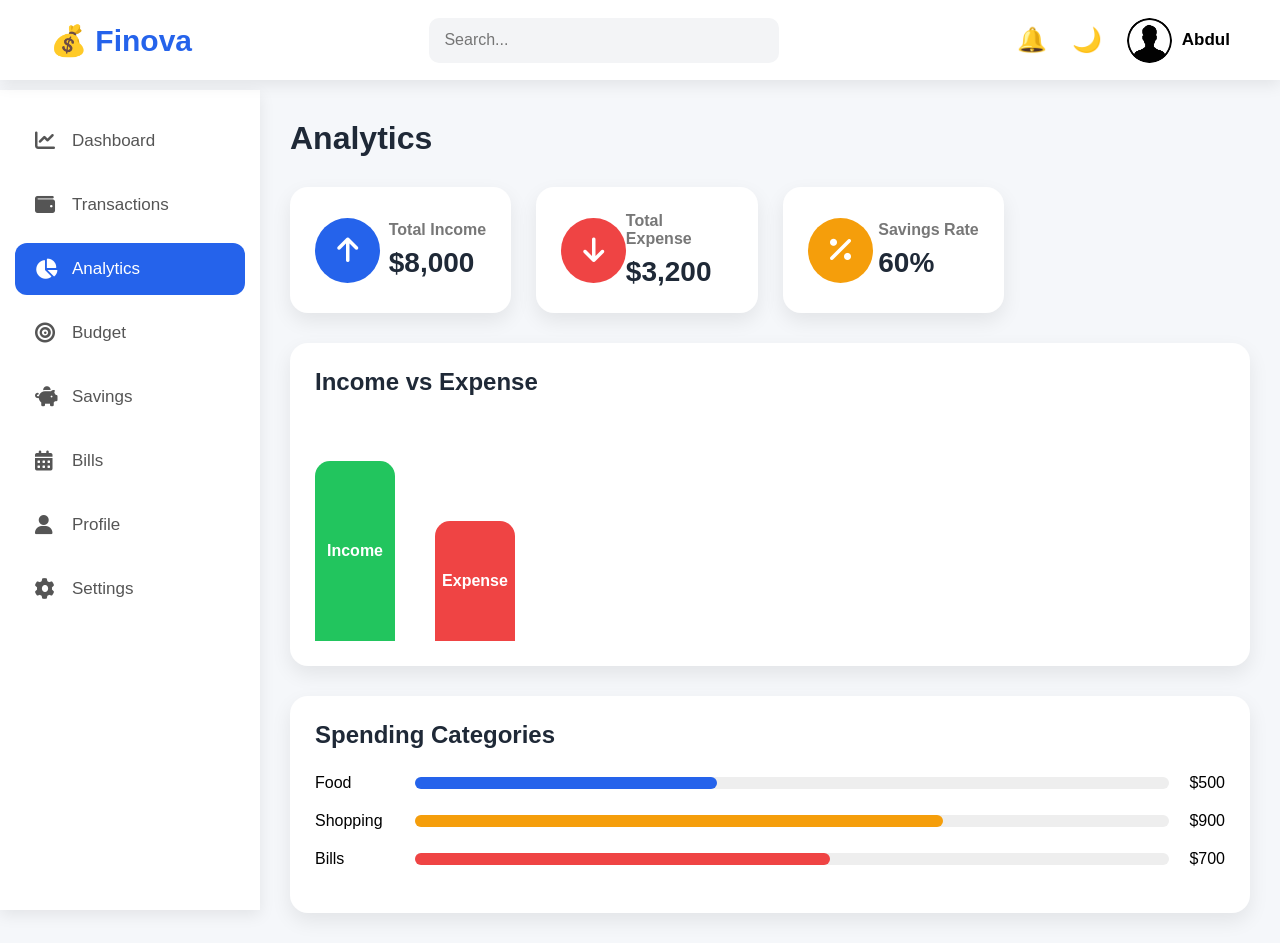
<file: analytics.html>
<!DOCTYPE html>
<html lang="en">

<head>

<meta charset="UTF-8">
<meta name="viewport" content="width=device-width, initial-scale=1.0">

<title>Analytics - Finova</title>

<link rel="stylesheet" href="project.css">

<link rel="stylesheet" href="https://cdnjs.cloudflare.com/ajax/libs/font-awesome/6.7.2/css/all.min.css">

</head>


<body>


<!-- NAVBAR -->

<header class="navbar">

    <div class="logo">
        <h2>💰 Finova</h2>
    </div>


    <div class="search-box">
        <input type="text" placeholder="Search...">
    </div>


    <div class="nav-icons">

        <span class="icon">🔔</span>

        <span class="icon">🌙</span>


        <div class="profile">

            <img src="business-avatar-profile-black-icon-man-of-user-symbol-in-trendy-flat-style-isolated-on-male-profile-people-diverse-face-for-social-network-or-web-vector.jpg">

            <span>Abdul</span>

        </div>


    </div>

</header>






<div class="container">



<!-- SIDEBAR -->

<aside class="sidebar">


<a href="dashboard.html">
<i class="fa-solid fa-chart-line"></i>
<span>Dashboard</span>
</a>



<a href="transaction.html">
<i class="fa-solid fa-wallet"></i>
<span>Transactions</span>
</a>



<a href="analytics.html" class="active">
<i class="fa-solid fa-chart-pie"></i>
<span>Analytics</span>
</a>



<a href="budget.html">
<i class="fa-solid fa-bullseye"></i>
<span>Budget</span>
</a>



<a href="savings.html">
<i class="fa-solid fa-piggy-bank"></i>
<span>Savings</span>
</a>



<a href="bills.html">
<i class="fa-solid fa-calendar-days"></i>
<span>Bills</span>
</a>



<a href="profile.html">
<i class="fa-solid fa-user"></i>
<span>Profile</span>
</a>



<a href="settings.html">
<i class="fa-solid fa-gear"></i>
<span>Settings</span>
</a>


</aside>








<!-- CONTENT -->

<main class="content">


<h1 class="dashboard-title">
Analytics
</h1>




<!-- Summary Cards -->


<div class="cards">


<div class="card balance">

<div class="card-icon">
<i class="fa-solid fa-arrow-up"></i>
</div>


<div class="card-info">

<h3>Total Income</h3>

<h2>$8,000</h2>

</div>


</div>





<div class="card expense">

<div class="card-icon">
<i class="fa-solid fa-arrow-down"></i>
</div>


<div class="card-info">

<h3>Total Expense</h3>

<h2>$3,200</h2>

</div>


</div>






<div class="card savings">

<div class="card-icon">
<i class="fa-solid fa-percent"></i>
</div>


<div class="card-info">

<h3>Savings Rate</h3>

<h2>60%</h2>

</div>


</div>



</div>








<!-- Chart Section -->


<div class="analytics-box">


<h2>Income vs Expense</h2>


<div class="chart">


<div class="bar income-bar">

<span>Income</span>

</div>


<div class="bar expense-bar">

<span>Expense</span>

</div>


</div>


</div>








<!-- Spending Categories -->


<div class="analytics-box">


<h2>Spending Categories</h2>



<div class="category">


<p>Food</p>

<div class="line">

<div class="food"></div>

</div>

<span>$500</span>

</div>





<div class="category">


<p>Shopping</p>

<div class="line">

<div class="shopping"></div>

</div>

<span>$900</span>

</div>





<div class="category">


<p>Bills</p>

<div class="line">

<div class="bills"></div>

</div>

<span>$700</span>

</div>





</div>





</main>


</div>



</body>

</html>
</file>
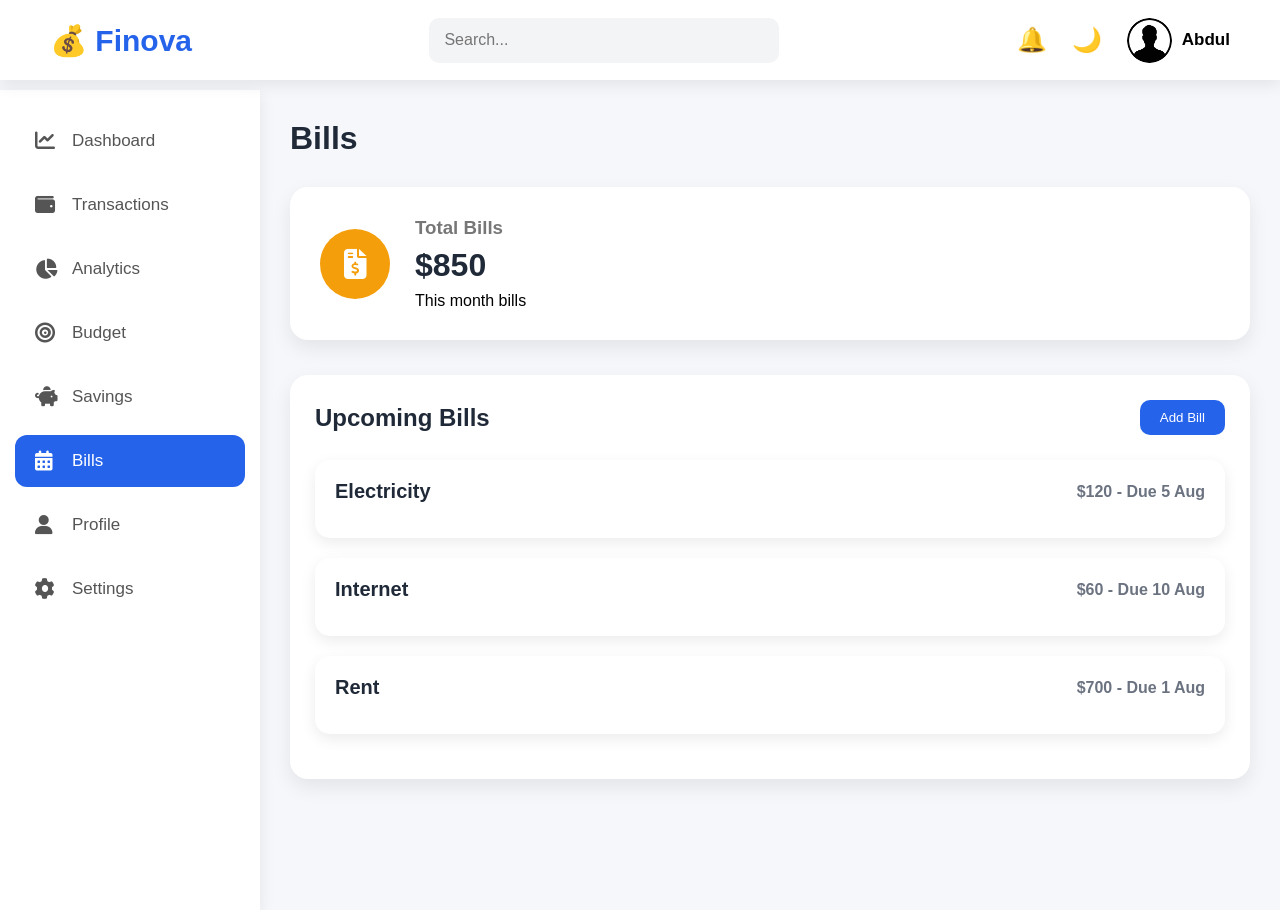
<file: bills.html>
<!DOCTYPE html>
<html lang="en">

<head>

<meta charset="UTF-8">
<meta name="viewport" content="width=device-width, initial-scale=1.0">

<title>Bills - Finova</title>

<link rel="stylesheet" href="project.css">

<link rel="stylesheet" href="https://cdnjs.cloudflare.com/ajax/libs/font-awesome/6.7.2/css/all.min.css">

</head>


<body>


<header class="navbar">

<div class="logo">
<h2>💰 Finova</h2>
</div>


<div class="search-box">
<input type="text" placeholder="Search...">
</div>


<div class="nav-icons">

<span class="icon">🔔</span>
<span class="icon">🌙</span>


<div class="profile">

<img src="business-avatar-profile-black-icon-man-of-user-symbol-in-trendy-flat-style-isolated-on-male-profile-people-diverse-face-for-social-network-or-web-vector.jpg">

<span>Abdul</span>

</div>

</div>

</header>




<div class="container">


<aside class="sidebar">


<a href="dashboard.html">
<i class="fa-solid fa-chart-line"></i>
Dashboard
</a>


<a href="transaction.html">
<i class="fa-solid fa-wallet"></i>
Transactions
</a>


<a href="analytics.html">
<i class="fa-solid fa-chart-pie"></i>
Analytics
</a>


<a href="budget.html">
<i class="fa-solid fa-bullseye"></i>
Budget
</a>


<a href="savings.html">
<i class="fa-solid fa-piggy-bank"></i>
Savings
</a>


<a href="bills.html" class="active">
<i class="fa-solid fa-calendar-days"></i>
Bills
</a>


<a href="profile.html">
<i class="fa-solid fa-user"></i>
Profile
</a>


<a href="settings.html">
<i class="fa-solid fa-gear"></i>
Settings
</a>


</aside>




<main class="content">


<h1 class="dashboard-title">
Bills
</h1>



<div class="saving-card">


<div class="saving-icon">
<i class="fa-solid fa-file-invoice-dollar"></i>
</div>


<div>

<h3>Total Bills</h3>

<h2>$850</h2>

<p>This month bills</p>

</div>


</div>





<div class="saving-section">


<div class="section-header">

<h2>Upcoming Bills</h2>

<button>
Add Bill
</button>

</div>




<div class="goal">


<div class="goal-top">

<h3>Electricity</h3>

<span>$120 - Due 5 Aug</span>

</div>

</div>




<div class="goal">


<div class="goal-top">

<h3>Internet</h3>

<span>$60 - Due 10 Aug</span>

</div>

</div>




<div class="goal">


<div class="goal-top">

<h3>Rent</h3>

<span>$700 - Due 1 Aug</span>

</div>

</div>



</div>


</main>


</div>



</body>

</html>
</file>
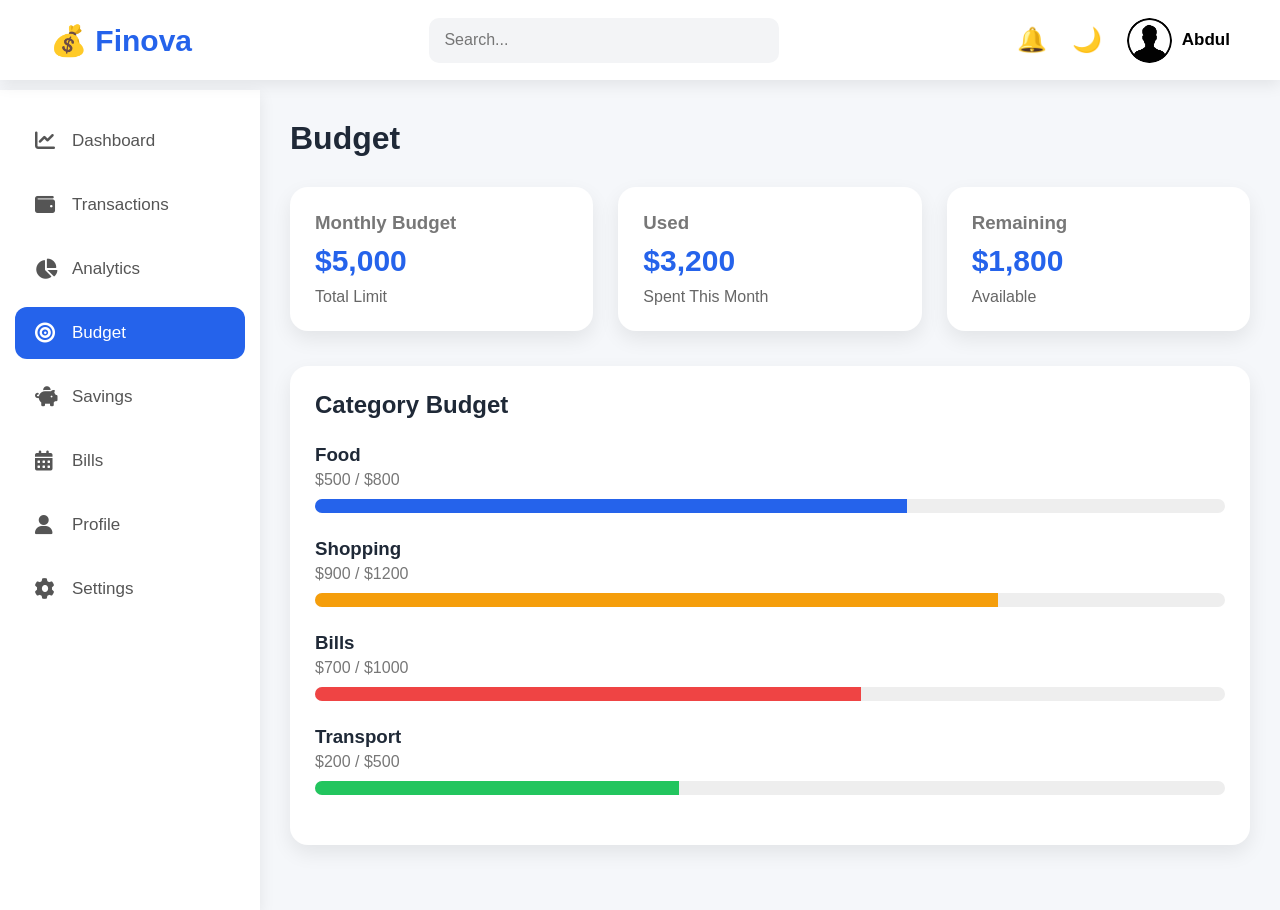
<file: budget.html>
<!DOCTYPE html>
<html lang="en">

<head>

<meta charset="UTF-8">
<meta name="viewport" content="width=device-width, initial-scale=1.0">

<title>Budget - Finova</title>

<link rel="stylesheet" href="project.css">

<link rel="stylesheet" href="https://cdnjs.cloudflare.com/ajax/libs/font-awesome/6.7.2/css/all.min.css">

</head>


<body>


<!-- NAVBAR -->

<header class="navbar">

<div class="logo">
<h2>💰 Finova</h2>
</div>


<div class="search-box">
<input type="text" placeholder="Search...">
</div>


<div class="nav-icons">

<span class="icon">🔔</span>

<span class="icon">🌙</span>


<div class="profile">

<img src="business-avatar-profile-black-icon-man-of-user-symbol-in-trendy-flat-style-isolated-on-male-profile-people-diverse-face-for-social-network-or-web-vector.jpg">

<span>Abdul</span>

</div>

</div>

</header>







<div class="container">



<!-- SIDEBAR -->

<aside class="sidebar">


<a href="dashboard.html">
<i class="fa-solid fa-chart-line"></i>
<span>Dashboard</span>
</a>


<a href="transaction.html">
<i class="fa-solid fa-wallet"></i>
<span>Transactions</span>
</a>


<a href="analytics.html">
<i class="fa-solid fa-chart-pie"></i>
<span>Analytics</span>
</a>



<a href="budget.html" class="active">
<i class="fa-solid fa-bullseye"></i>
<span>Budget</span>
</a>



<a href="savings.html">
<i class="fa-solid fa-piggy-bank"></i>
<span>Savings</span>
</a>


<a href="bills.html">
<i class="fa-solid fa-calendar-days"></i>
<span>Bills</span>
</a>


<a href="profile.html">
<i class="fa-solid fa-user"></i>
<span>Profile</span>
</a>


<a href="settings.html">
<i class="fa-solid fa-gear"></i>
<span>Settings</span>
</a>



</aside>








<!-- CONTENT -->


<main class="content">


<h1 class="dashboard-title">
Budget
</h1>





<!-- Budget Summary -->


<div class="budget-cards">


<div class="budget-card">

<h3>Monthly Budget</h3>

<h2>$5,000</h2>

<p>Total Limit</p>

</div>




<div class="budget-card">

<h3>Used</h3>

<h2>$3,200</h2>

<p>Spent This Month</p>

</div>




<div class="budget-card">

<h3>Remaining</h3>

<h2>$1,800</h2>

<p>Available</p>

</div>


</div>









<!-- Category Budget -->


<div class="budget-section">


<h2>Category Budget</h2>



<div class="budget-item">

<div>

<h3>Food</h3>

<p>$500 / $800</p>

</div>


<div class="budget-line">

<div class="food-progress"></div>

</div>


</div>





<div class="budget-item">

<div>

<h3>Shopping</h3>

<p>$900 / $1200</p>

</div>


<div class="budget-line">

<div class="shopping-progress"></div>

</div>


</div>







<div class="budget-item">

<div>

<h3>Bills</h3>

<p>$700 / $1000</p>

</div>


<div class="budget-line">

<div class="bills-progress"></div>

</div>


</div>







<div class="budget-item">

<div>

<h3>Transport</h3>

<p>$200 / $500</p>

</div>


<div class="budget-line">

<div class="transport-progress"></div>

</div>


</div>



</div>





</main>



</div>


</body>

</html>
</file>
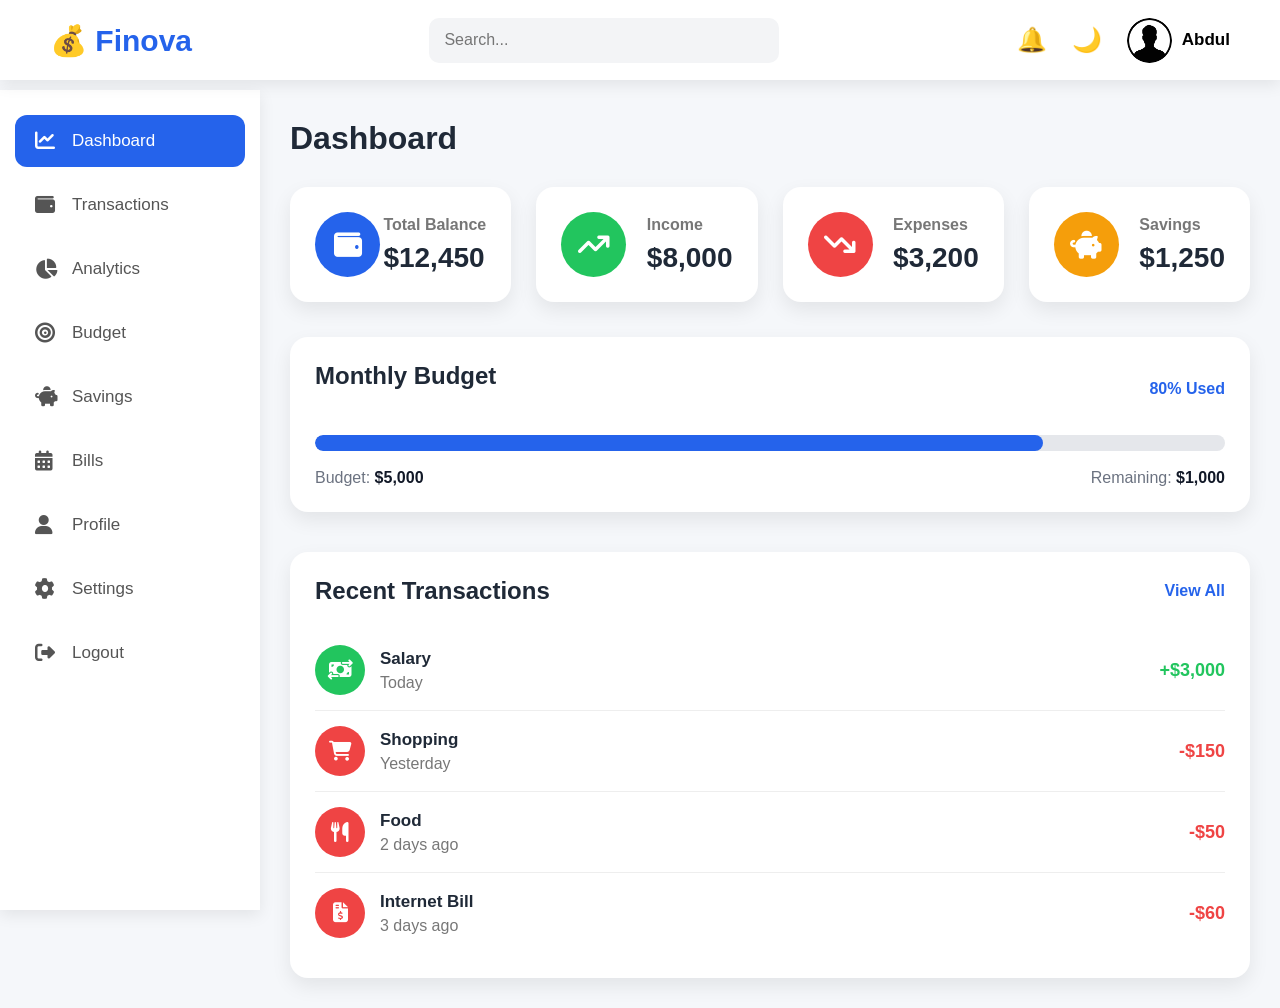
<file: dashboard.html>
<!DOCTYPE html>
<html lang="en">

<head>

    <meta charset="UTF-8">
    <meta name="viewport" content="width=device-width, initial-scale=1.0">

    <title>Finova Dashboard</title>

    <link rel="stylesheet" href="project.css">

    <link rel="stylesheet" href="https://cdnjs.cloudflare.com/ajax/libs/font-awesome/6.7.2/css/all.min.css">

</head>


<body>


<!-- ================= NAVBAR ================= -->

<header class="navbar">


    <div class="logo">
        <h2>💰 Finova</h2>
    </div>


    <div class="search-box">

        <input type="text" placeholder="Search...">

    </div>



    <div class="nav-icons">


        <span class="icon">
            🔔
        </span>


        <span class="icon">
            🌙
        </span>



        <div class="profile">


            <img src="business-avatar-profile-black-icon-man-of-user-symbol-in-trendy-flat-style-isolated-on-male-profile-people-diverse-face-for-social-network-or-web-vector.jpg"
            alt="Profile">


            <span>
                Abdul
            </span>


        </div>


    </div>


</header>





<!-- ================= PAGE LAYOUT ================= -->


<div class="container">





<!-- ================= SIDEBAR ================= -->


<aside class="sidebar">


    <a href="dashboard.html" class="active">

        <i class="fa-solid fa-chart-line"></i>

        <span>
            Dashboard
        </span>

    </a>



    <a href="transaction.html">

        <i class="fa-solid fa-wallet"></i>

        <span>
            Transactions
        </span>

    </a>



    <a href="analytics.html">

        <i class="fa-solid fa-chart-pie"></i>

        <span>
            Analytics
        </span>

    </a>



    <a href="budget.html">

        <i class="fa-solid fa-bullseye"></i>

        <span>
            Budget
        </span>

    </a>



    <a href="savings.html">

        <i class="fa-solid fa-piggy-bank"></i>

        <span>
            Savings
        </span>

    </a>



    <a href="bills.html">

        <i class="fa-solid fa-calendar-days"></i>

        <span>
            Bills
        </span>

    </a>



    <a href="profile.html">

        <i class="fa-solid fa-user"></i>

        <span>
            Profile
        </span>

    </a>



    <a href="settting.html">

        <i class="fa-solid fa-gear"></i>

        <span>
            Settings
        </span>

    </a>



    <a href="logout.html">

        <i class="fa-solid fa-right-from-bracket"></i>

        <span>
            Logout
        </span>

    </a>



</aside>








<!-- ================= CONTENT ================= -->


<main class="content">


<h1 class="dashboard-title">
    Dashboard
</h1>





<!-- ================= CARDS ================= -->


<div class="cards">



    <div class="card balance">


        <div class="card-icon">

            <i class="fa-solid fa-wallet"></i>

        </div>


        <div class="card-info">

            <h3>
                Total Balance
            </h3>

            <h2>
                $12,450
            </h2>

        </div>


    </div>







    <div class="card income">


        <div class="card-icon">

            <i class="fa-solid fa-arrow-trend-up"></i>

        </div>


        <div class="card-info">


            <h3>
                Income
            </h3>


            <h2>
                $8,000
            </h2>


        </div>


    </div>







    <div class="card expense">


        <div class="card-icon">

            <i class="fa-solid fa-arrow-trend-down"></i>

        </div>



        <div class="card-info">


            <h3>
                Expenses
            </h3>


            <h2>
                $3,200
            </h2>


        </div>


    </div>







    <div class="card savings">


        <div class="card-icon">

            <i class="fa-solid fa-piggy-bank"></i>

        </div>



        <div class="card-info">


            <h3>
                Savings
            </h3>


            <h2>
                $1,250
            </h2>


        </div>


    </div>



</div>







<!-- ================= BUDGET SECTION ================= -->


<div class="budget-section">


    <div class="budget-header">


        <h2>
            Monthly Budget
        </h2>


        <span>
            80% Used
        </span>


    </div>




    <div class="progress-bar">


        <div class="progress"></div>


    </div>





    <div class="budget-info">


        <p>
            Budget:
            <strong>$5,000</strong>
        </p>



        <p>
            Remaining:
            <strong>$1,000</strong>
        </p>



    </div>



</div>



<!-- ================= RECENT TRANSACTIONS ================= -->

<div class="transactions-section">


    <div class="section-header">

        <h2>Recent Transactions</h2>

        <a href="transaction.html">View All</a>
    </div>




    <!-- Transaction 1 -->

    <div class="transaction">


        <div class="transaction-icon income-icon">

            <i class="fa-solid fa-money-bill-transfer"></i>

        </div>


        <div class="transaction-info">

            <h3>Salary</h3>

            <p>Today</p>

        </div>


        <strong class="plus">
            +$3,000
        </strong>


    </div>






    <!-- Transaction 2 -->

    <div class="transaction">


        <div class="transaction-icon expense-icon">

            <i class="fa-solid fa-cart-shopping"></i>

        </div>


        <div class="transaction-info">

            <h3>Shopping</h3>

            <p>Yesterday</p>

        </div>


        <strong class="minus">
            -$150
        </strong>


    </div>






    <!-- Transaction 3 -->

    <div class="transaction">


        <div class="transaction-icon expense-icon">

            <i class="fa-solid fa-utensils"></i>

        </div>


        <div class="transaction-info">

            <h3>Food</h3>

            <p>2 days ago</p>

        </div>


        <strong class="minus">
            -$50
        </strong>


    </div>






    <!-- Transaction 4 -->

    <div class="transaction">


        <div class="transaction-icon expense-icon">

            <i class="fa-solid fa-file-invoice-dollar"></i>

        </div>


        <div class="transaction-info">

            <h3>Internet Bill</h3>

            <p>3 days ago</p>

        </div>


        <strong class="minus">
            -$60
        </strong>


    </div>




</div>

</main>




</div>





</body>

</html>
</file>
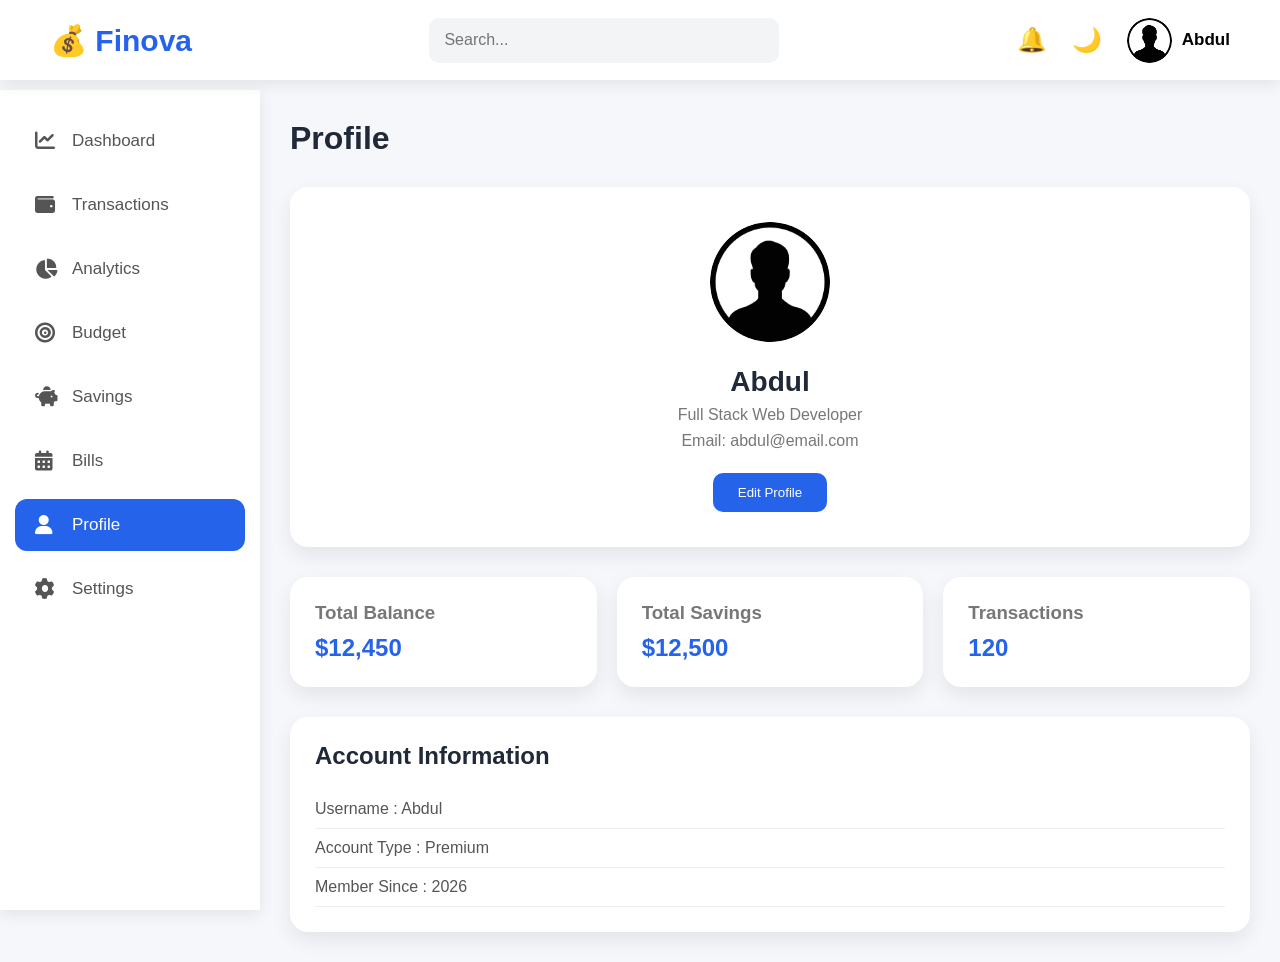
<file: profile.html>
<!DOCTYPE html>
<html lang="en">

<head>

<meta charset="UTF-8">
<meta name="viewport" content="width=device-width, initial-scale=1.0">

<title>Profile - Finova</title>

<link rel="stylesheet" href="project.css">

<link rel="stylesheet" href="https://cdnjs.cloudflare.com/ajax/libs/font-awesome/6.7.2/css/all.min.css">

</head>


<body>


<header class="navbar">

<div class="logo">
<h2>💰 Finova</h2>
</div>


<div class="search-box">
<input type="text" placeholder="Search...">
</div>


<div class="nav-icons">

<span class="icon">🔔</span>
<span class="icon">🌙</span>


<div class="profile">

<img src="business-avatar-profile-black-icon-man-of-user-symbol-in-trendy-flat-style-isolated-on-male-profile-people-diverse-face-for-social-network-or-web-vector.jpg">

<span>Abdul</span>

</div>

</div>

</header>






<div class="container">



<aside class="sidebar">


<a href="dashboard.html">
<i class="fa-solid fa-chart-line"></i>
Dashboard
</a>


<a href="transaction.html">
<i class="fa-solid fa-wallet"></i>
Transactions
</a>


<a href="analytics.html">
<i class="fa-solid fa-chart-pie"></i>
Analytics
</a>


<a href="budget.html">
<i class="fa-solid fa-bullseye"></i>
Budget
</a>


<a href="savings.html">
<i class="fa-solid fa-piggy-bank"></i>
Savings
</a>


<a href="bills.html">
<i class="fa-solid fa-calendar-days"></i>
Bills
</a>


<a href="profile.html" class="active">
<i class="fa-solid fa-user"></i>
Profile
</a>


<a href="settting.html">
<i class="fa-solid fa-gear"></i>
Settings
</a>



</aside>







<main class="content">


<h1 class="dashboard-title">
Profile
</h1>





<div class="profile-card">



<img src="business-avatar-profile-black-icon-man-of-user-symbol-in-trendy-flat-style-isolated-on-male-profile-people-diverse-face-for-social-network-or-web-vector.jpg"
class="big-profile">



<h2>Abdul</h2>

<p>Full Stack Web Developer</p>

<p>Email: abdul@email.com</p>



<button>
Edit Profile
</button>


</div>









<div class="profile-stats">


<div class="stat-card">

<h3>Total Balance</h3>

<h2>$12,450</h2>

</div>



<div class="stat-card">

<h3>Total Savings</h3>

<h2>$12,500</h2>

</div>



<div class="stat-card">

<h3>Transactions</h3>

<h2>120</h2>

</div>



</div>







<div class="info-box">


<h2>
Account Information
</h2>


<p>
Username : Abdul
</p>


<p>
Account Type : Premium
</p>


<p>
Member Since : 2026
</p>



</div>



</main>


</div>


</body>

</html>
</file>
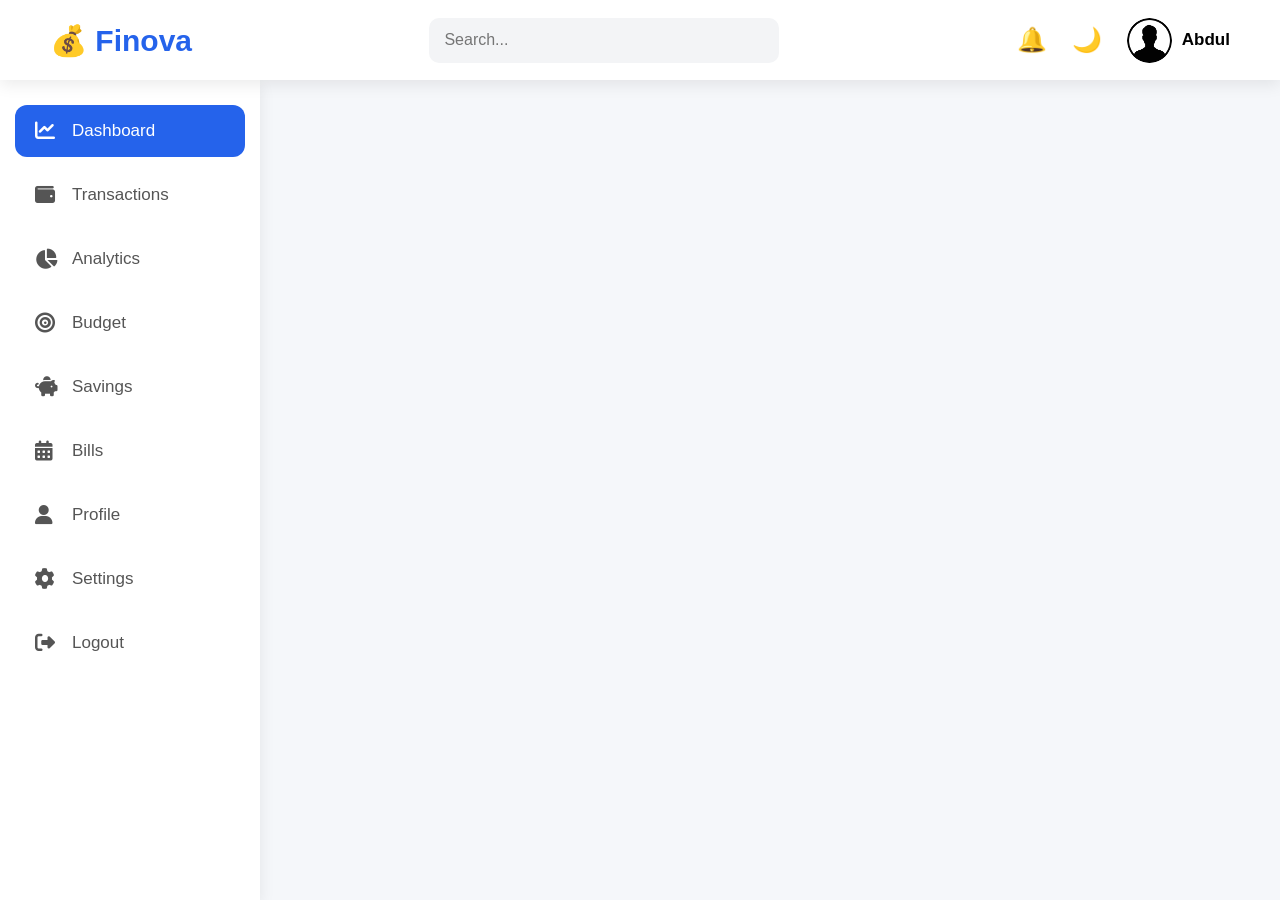
<file: project.html>
<!DOCTYPE html>
<html lang="en">

<head>
    <meta charset="UTF-8">
    <meta name="viewport" content="width=device-width, initial-scale=1.0">
    <link rel="stylesheet" href="project.css">
    <link rel="stylesheet" href="https://cdnjs.cloudflare.com/ajax/libs/font-awesome/6.7.2/css/all.min.css">
    <title>Finova</title>
</head>

<body>
    <header class="navbar">

        <div class="logo">
            <h2>💰 Finova</h2>
        </div>

        <div class="search-box">
            <input type="text" placeholder="Search...">
        </div>

        <div class="nav-icons">

            <span class="icon">🔔</span>

            <span class="icon">🌙</span>

            <div class="profile">
                <img src="business-avatar-profile-black-icon-man-of-user-symbol-in-trendy-flat-style-isolated-on-male-profile-people-diverse-face-for-social-network-or-web-vector.jpg"
                    alt="">
                <span>Abdul</span>
            </div>

        </div>
            </header>
    <aside class="sidebar">

    <a href="dashboard.html" class="active">
        <i class="fa-solid fa-chart-line"></i>
        <span>Dashboard</span>
    </a>

    <a href="transaction.html">
        <i class="fa-solid fa-wallet"></i>
        <span>Transactions</span>
    </a>

    <a href="analytics.html">
        <i class="fa-solid fa-chart-pie"></i>
        <span>Analytics</span>
    </a>

    <a href="budget.html">
        <i class="fa-solid fa-bullseye"></i>
        <span>Budget</span>
    </a>

    <a href="savings.html">
        <i class="fa-solid fa-piggy-bank"></i>
        <span>Savings</span>
    </a>

    <a href="bills.html">
        <i class="fa-solid fa-calendar-days"></i>
        <span>Bills</span>
    </a>

    <a href="profile.html">
        <i class="fa-solid fa-user"></i>
        <span>Profile</span>
    </a>

    <a href="settting.html">
        <i class="fa-solid fa-gear"></i>
        <span>Settings</span>
    </a>

    <a href="logout.html">
        <i class="fa-solid fa-right-from-bracket"></i>
        <span>Logout</span>
    </a>

</aside>



</body>

</html>
</file>
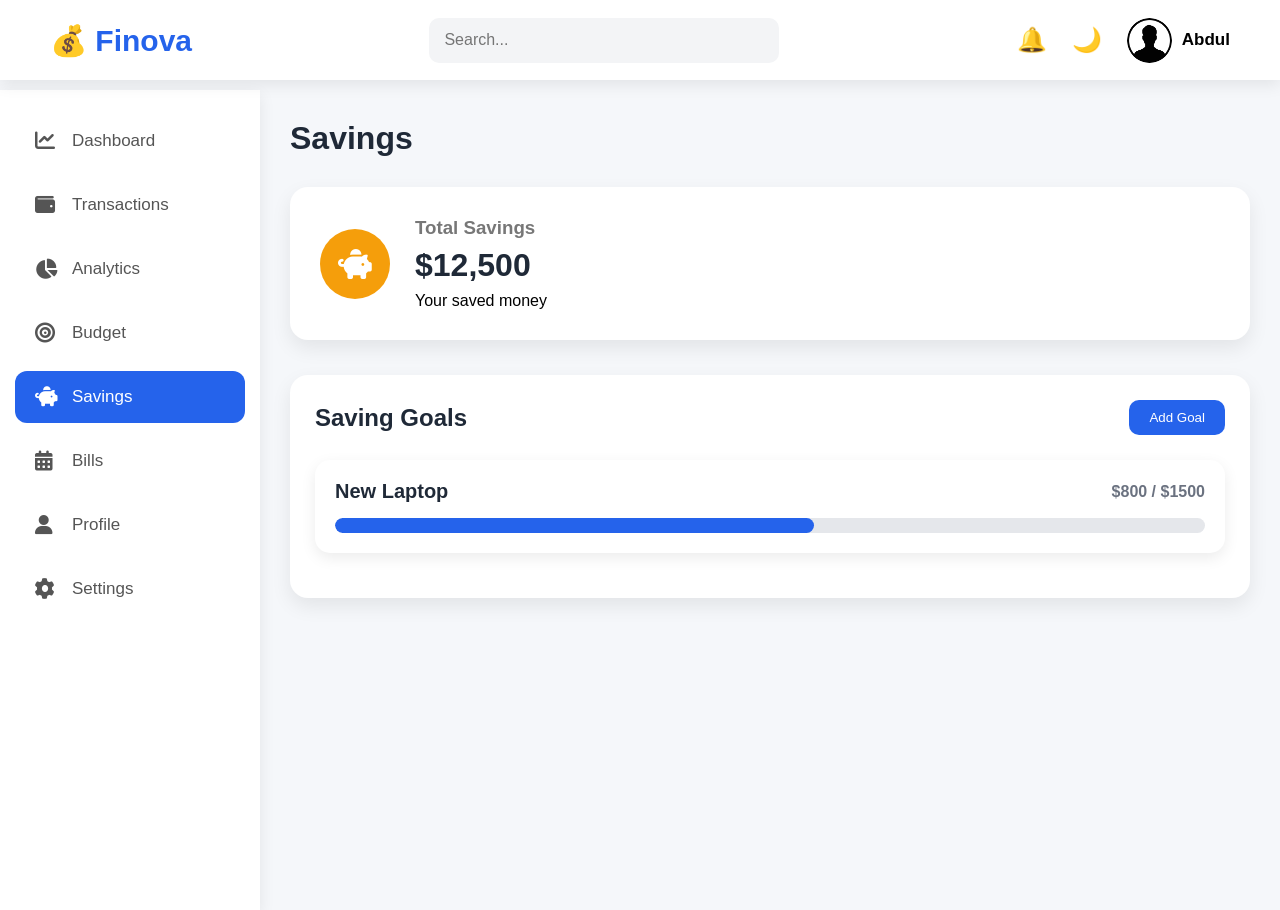
<file: savings.html>
<!DOCTYPE html>
<html lang="en">

<head>

<meta charset="UTF-8">
<meta name="viewport" content="width=device-width, initial-scale=1.0">

<title>Savings - Finova</title>

<link rel="stylesheet" href="project.css">

<link rel="stylesheet" href="https://cdnjs.cloudflare.com/ajax/libs/font-awesome/6.7.2/css/all.min.css">

</head>


<body>


<header class="navbar">

<div class="logo">
<h2>💰 Finova</h2>
</div>


<div class="search-box">
<input type="text" placeholder="Search...">
</div>


<div class="nav-icons">

<span class="icon">🔔</span>
<span class="icon">🌙</span>


<div class="profile">

<img src="business-avatar-profile-black-icon-man-of-user-symbol-in-trendy-flat-style-isolated-on-male-profile-people-diverse-face-for-social-network-or-web-vector.jpg">

<span>Abdul</span>

</div>

</div>

</header>





<div class="container">


<aside class="sidebar">


<a href="dashboard.html">
<i class="fa-solid fa-chart-line"></i>
Dashboard
</a>


<a href="transaction.html">
<i class="fa-solid fa-wallet"></i>
Transactions
</a>


<a href="analytics.html">
<i class="fa-solid fa-chart-pie"></i>
Analytics
</a>


<a href="budget.html">
<i class="fa-solid fa-bullseye"></i>
Budget
</a>


<a href="savings.html" class="active">
<i class="fa-solid fa-piggy-bank"></i>
Savings
</a>


<a href="bills.html">
<i class="fa-solid fa-calendar-days"></i>
Bills
</a>


<a href="profile.html">
<i class="fa-solid fa-user"></i>
Profile
</a>


<a href="settings.html">
<i class="fa-solid fa-gear"></i>
Settings
</a>


</aside>






<main class="content">


<h1 class="dashboard-title">
Savings
</h1>




<div class="saving-card">


<div class="saving-icon">

<i class="fa-solid fa-piggy-bank"></i>

</div>


<div>

<h3>Total Savings</h3>

<h2>$12,500</h2>

<p>Your saved money</p>

</div>


</div>







<div class="saving-section">


<div class="section-header">

<h2>Saving Goals</h2>


<button id="addGoalBtn" type="button">
Add Goal
</button>


</div>





<div id="goalsList">


<div class="goal">

<div class="goal-top">

<h3>New Laptop</h3>

<span>$800 / $1500</span>

</div>


<div class="goal-bar">

<div class="laptop-progress"></div>

</div>

</div>



</div>


</div>


</main>


</div>







<div class="goal-popup" id="goalPopup">


<div class="popup-box">


<h2>Add New Goal</h2>


<input type="text" id="goalName" placeholder="Goal Name">


<input type="number" id="goalAmount" placeholder="Target Amount">


<button id="createGoalBtn" type="button">
Create Goal
</button>


<button id="closeGoalBtn" type="button">
Cancel
</button>


</div>

</div>







<script>


const addGoalBtn = document.getElementById("addGoalBtn");

const popup = document.getElementById("goalPopup");

const createBtn = document.getElementById("createGoalBtn");

const closeBtn = document.getElementById("closeGoalBtn");

const goalsList = document.getElementById("goalsList");



addGoalBtn.onclick = function(){

popup.style.display = "flex";

};



closeBtn.onclick = function(){

popup.style.display = "none";

};





createBtn.onclick = function(){


let name = document.getElementById("goalName").value.trim();

let amount = document.getElementById("goalAmount").value.trim();



if(name === "" || amount === ""){

alert("Please fill all details");

return;

}




let goal = document.createElement("div");

goal.className = "goal";



goal.innerHTML = `

<div class="goal-top">

<h3>${name}</h3>

<span>$0 / $${amount}</span>

</div>


<div class="goal-bar">

<div class="laptop-progress"></div>

</div>

`;



goalsList.appendChild(goal);



document.getElementById("goalName").value = "";

document.getElementById("goalAmount").value = "";



popup.style.display = "none";


};



</script>



</body>

</html>
</file>
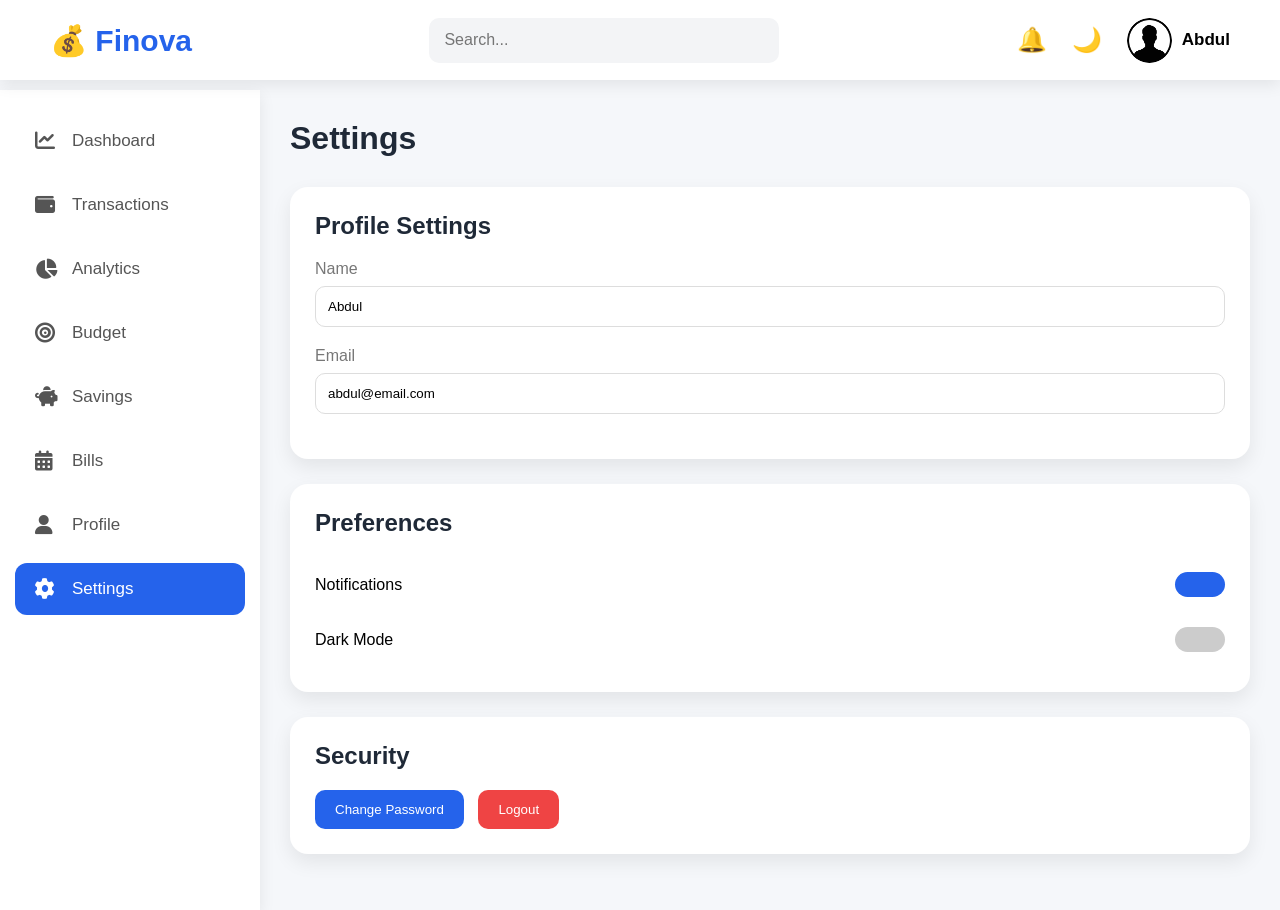
<file: settting.html>
<!DOCTYPE html>
<html lang="en">

<head>

<meta charset="UTF-8">
<meta name="viewport" content="width=device-width, initial-scale=1.0">

<title>Settings - Finova</title>

<link rel="stylesheet" href="project.css">

<link rel="stylesheet" href="https://cdnjs.cloudflare.com/ajax/libs/font-awesome/6.7.2/css/all.min.css">

</head>


<body>


<header class="navbar">

<div class="logo">
<h2>💰 Finova</h2>
</div>


<div class="search-box">
<input type="text" placeholder="Search...">
</div>


<div class="nav-icons">

<span class="icon">🔔</span>

<span class="icon">🌙</span>


<div class="profile">

<img src="business-avatar-profile-black-icon-man-of-user-symbol-in-trendy-flat-style-isolated-on-male-profile-people-diverse-face-for-social-network-or-web-vector.jpg">

<span>Abdul</span>

</div>

</div>

</header>





<div class="container">


<aside class="sidebar">


<a href="dashboard.html">
<i class="fa-solid fa-chart-line"></i>
Dashboard
</a>


<a href="transaction.html">
<i class="fa-solid fa-wallet"></i>
Transactions
</a>


<a href="analytics.html">
<i class="fa-solid fa-chart-pie"></i>
Analytics
</a>


<a href="budget.html">
<i class="fa-solid fa-bullseye"></i>
Budget
</a>


<a href="savings.html">
<i class="fa-solid fa-piggy-bank"></i>
Savings
</a>


<a href="bills.html">
<i class="fa-solid fa-calendar-days"></i>
Bills
</a>


<a href="profile.html">
<i class="fa-solid fa-user"></i>
Profile
</a>


<a href="settting.html" class="active">
<i class="fa-solid fa-gear"></i>
Settings
</a>


</aside>






<main class="content">


<h1 class="dashboard-title">
Settings
</h1>





<div class="setting-box">


<h2>
Profile Settings
</h2>


<div class="setting-item">

<p>Name</p>

<input type="text" value="Abdul">

</div>



<div class="setting-item">

<p>Email</p>

<input type="email" value="abdul@email.com">

</div>


</div>







<div class="setting-box">


<h2>
Preferences
</h2>



<div class="setting-row">

<span>
Notifications
</span>


<label class="switch">

<input type="checkbox" checked>

<span class="slider"></span>

</label>


</div>





<div class="setting-row">

<span>
Dark Mode
</span>


<label class="switch">

<input type="checkbox">

<span class="slider"></span>

</label>


</div>


</div>







<div class="setting-box">


<h2>
Security
</h2>


<button class="save-btn">
Change Password
</button>


<button class="logout-btn">
Logout
</button>


</div>



</main>


</div>


</body>

</html>
</file>
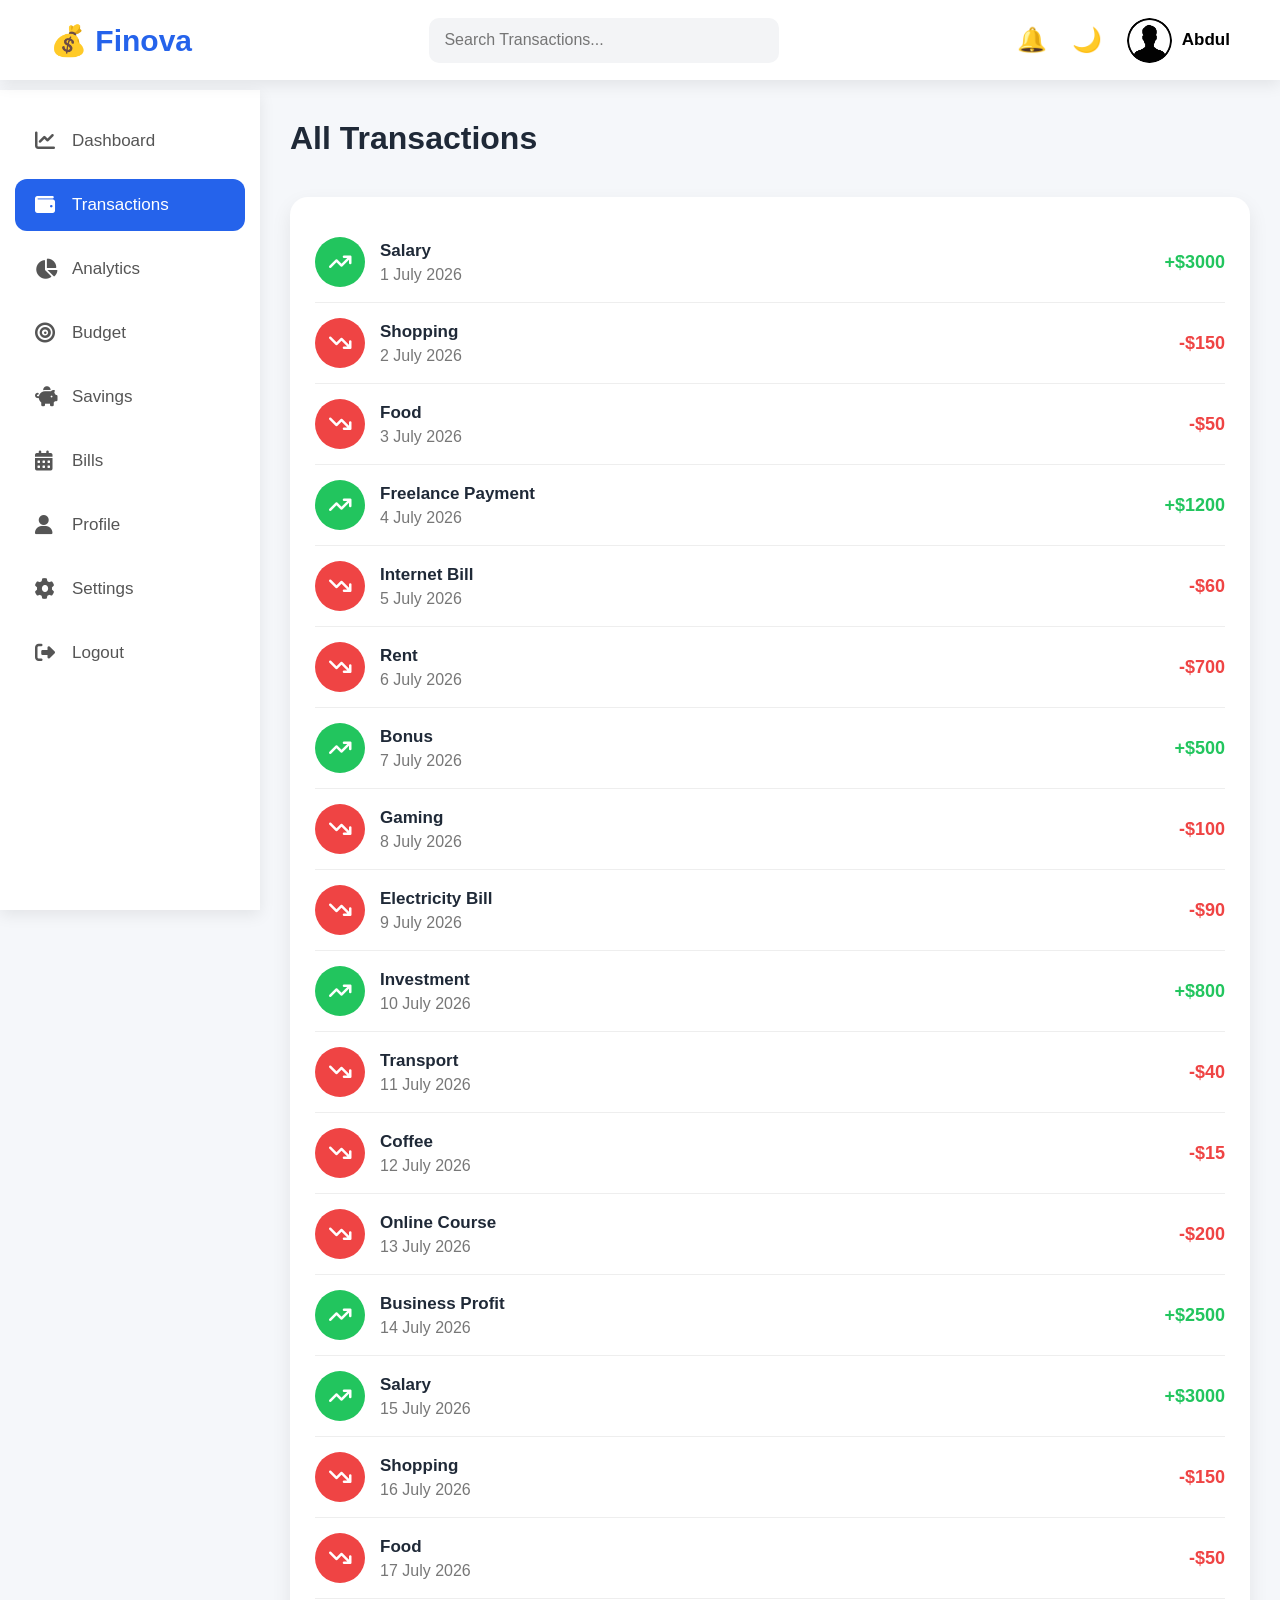
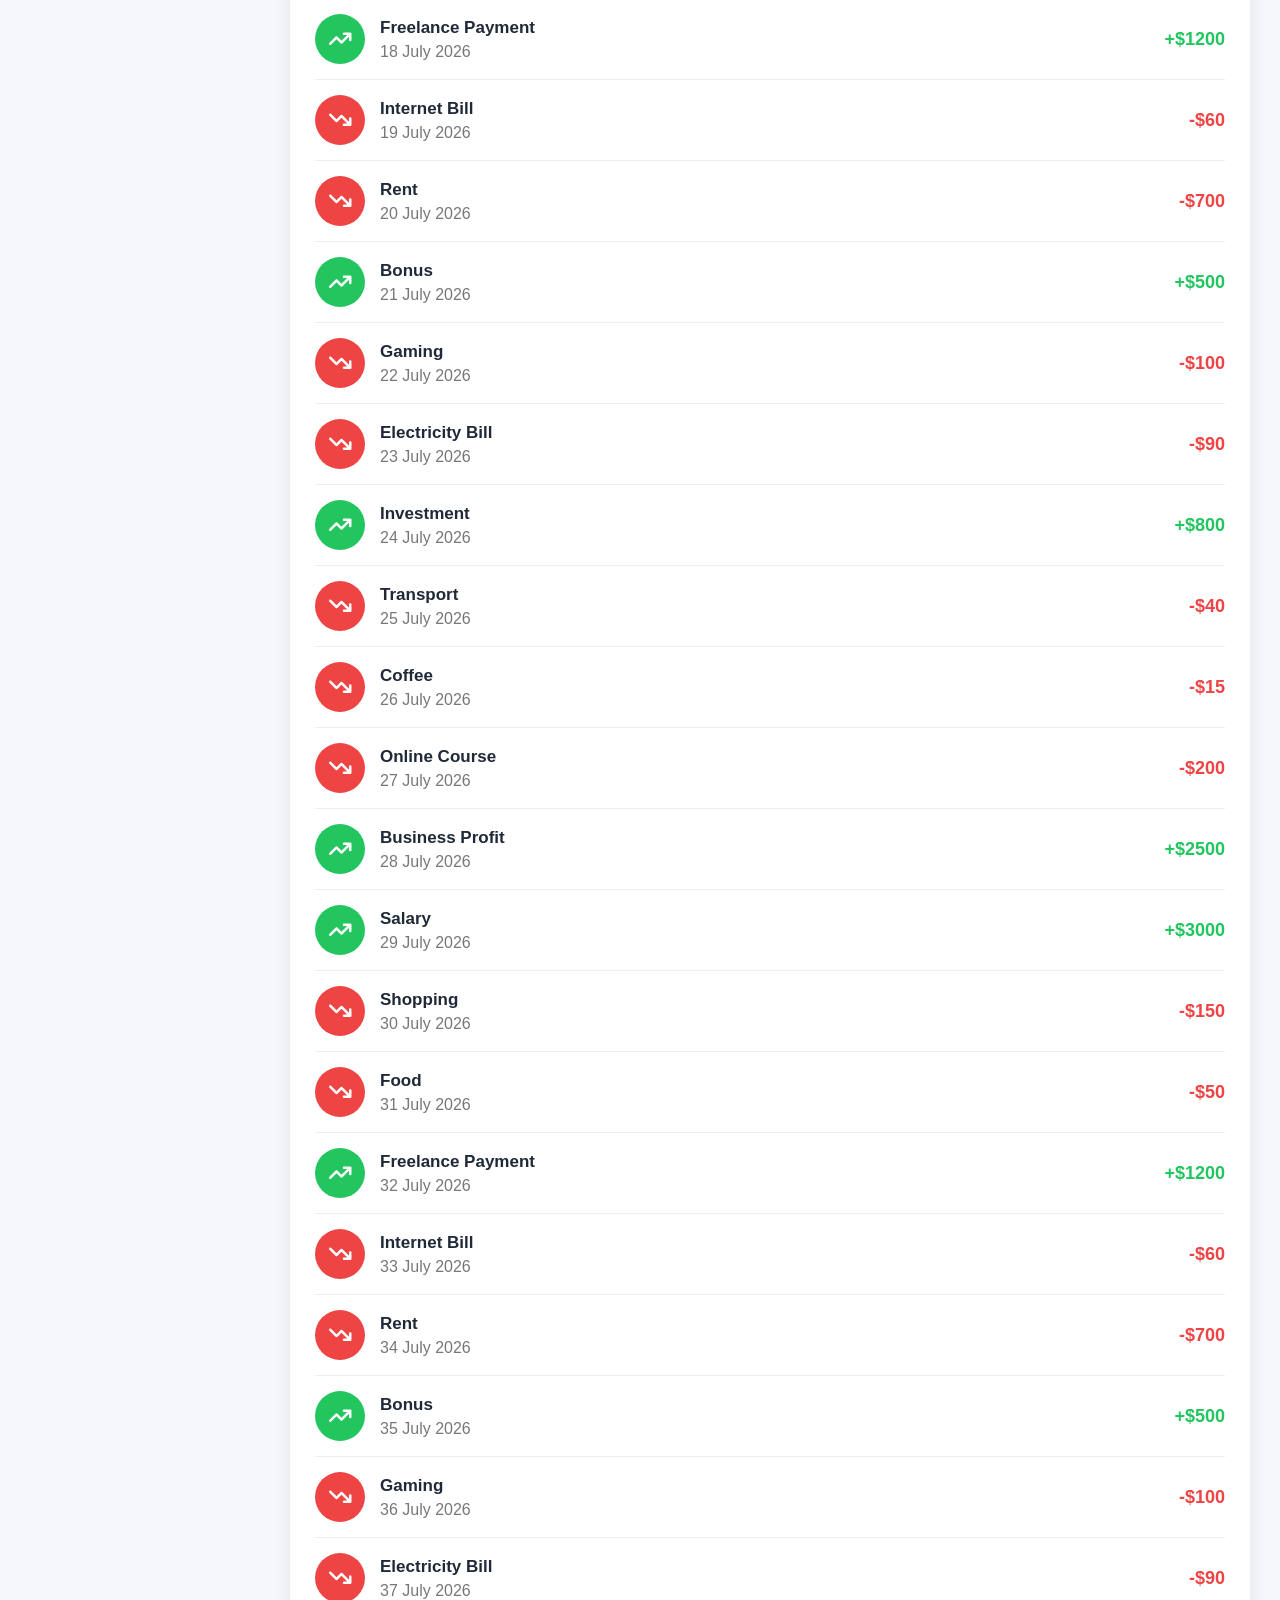
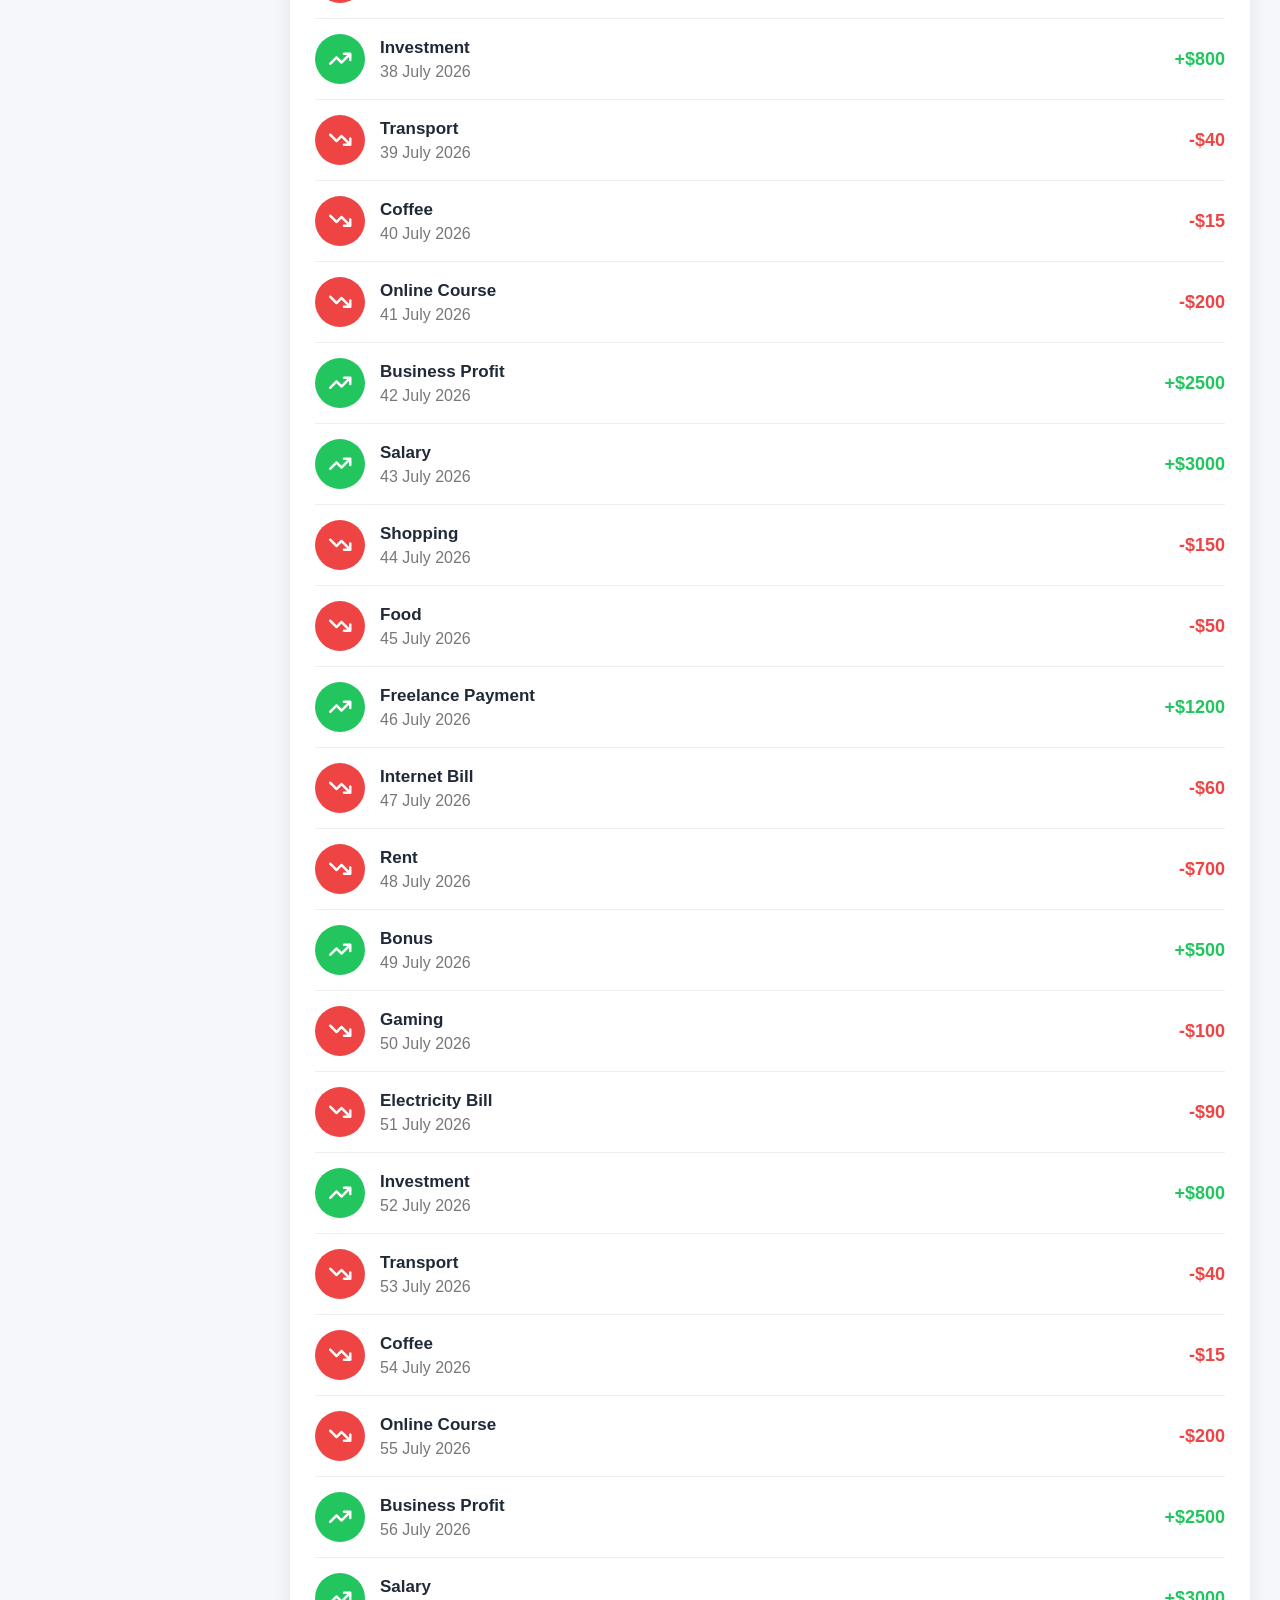
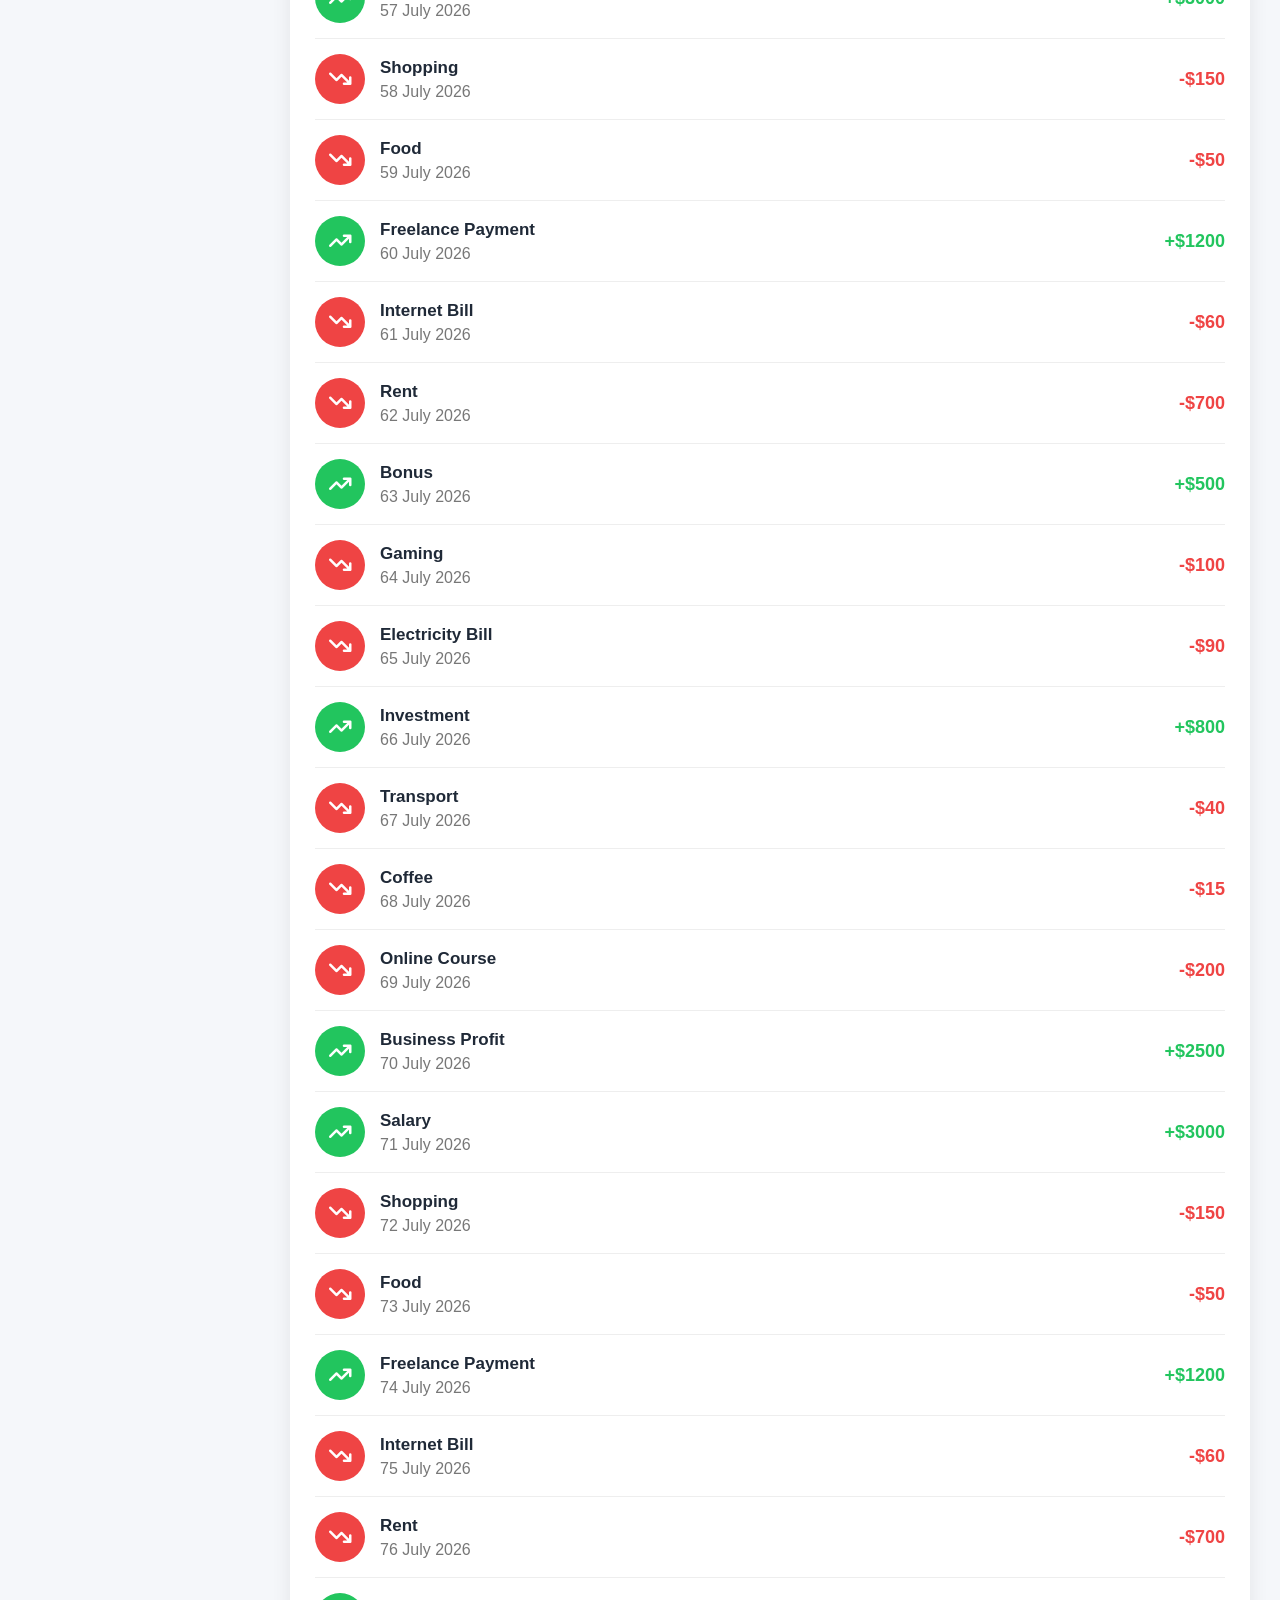
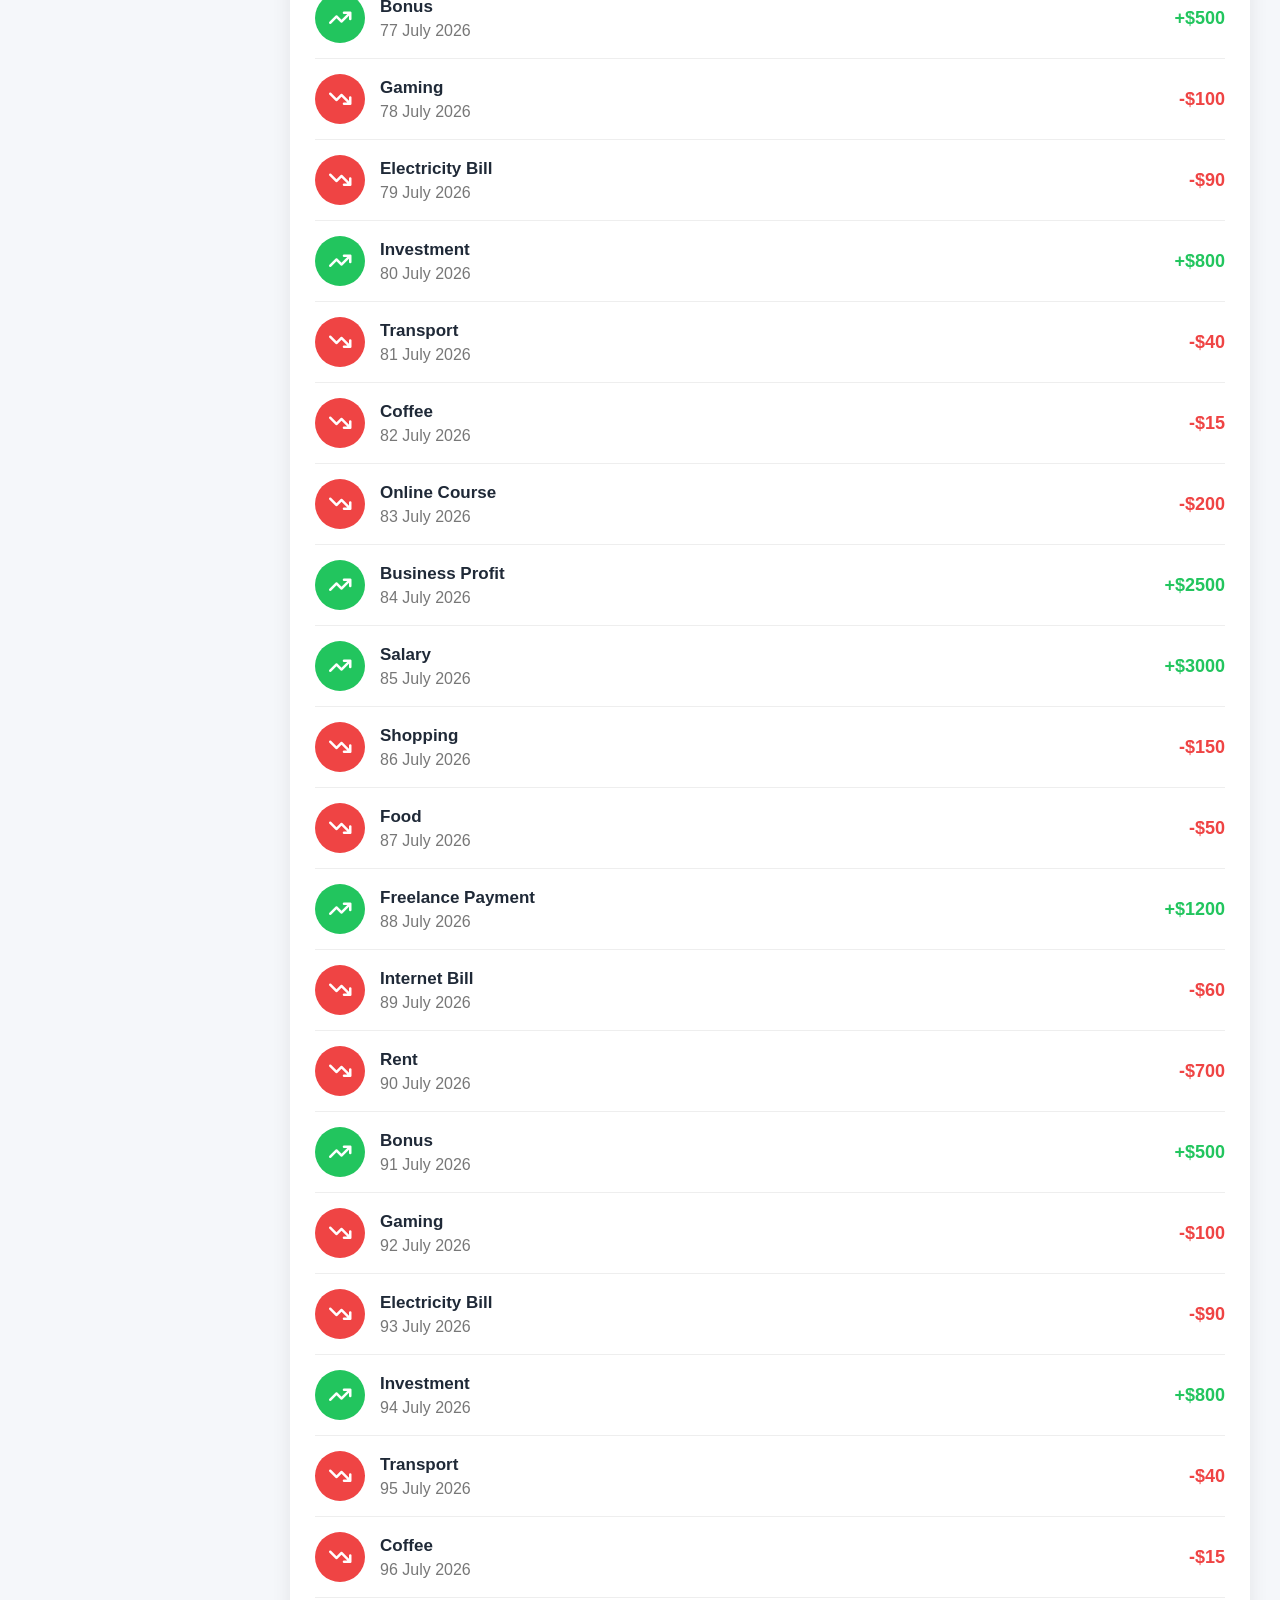
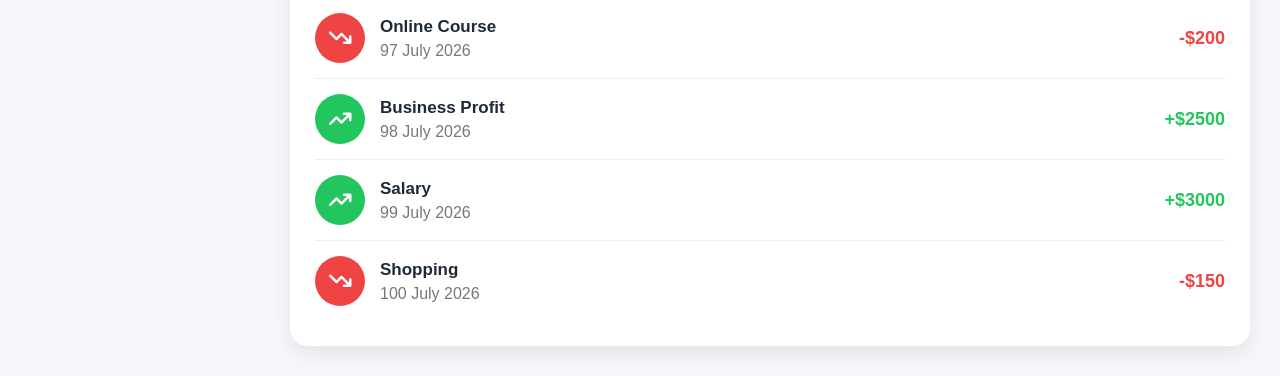
<file: transaction.html>
<!DOCTYPE html>
<html lang="en">

<head>

<meta charset="UTF-8">
<meta name="viewport" content="width=device-width, initial-scale=1.0">

<title>Transactions - Finova</title>

<link rel="stylesheet" href="project.css">

<link rel="stylesheet" href="https://cdnjs.cloudflare.com/ajax/libs/font-awesome/6.7.2/css/all.min.css">

</head>


<body>


<!-- NAVBAR -->

<header class="navbar">

    <div class="logo">
        <h2>💰 Finova</h2>
    </div>


    <div class="search-box">
        <input type="text" placeholder="Search Transactions...">
    </div>


    <div class="nav-icons">

        <span class="icon">🔔</span>

        <span class="icon">🌙</span>


        <div class="profile">

            <img src="business-avatar-profile-black-icon-man-of-user-symbol-in-trendy-flat-style-isolated-on-male-profile-people-diverse-face-for-social-network-or-web-vector.jpg">

            <span>Abdul</span>

        </div>

    </div>

</header>






<div class="container">


<!-- SIDEBAR -->

<aside class="sidebar">


<a href="dashboard.html">

<i class="fa-solid fa-chart-line"></i>

<span>Dashboard</span>

</a>



<a href="transaction.html" class="active">

<i class="fa-solid fa-wallet"></i>

<span>Transactions</span>

</a>



<a href="analytics.html">

<i class="fa-solid fa-chart-pie"></i>

<span>Analytics</span>

</a>



<a href="budget.html">

<i class="fa-solid fa-bullseye"></i>

<span>Budget</span>

</a>



<a href="savings.html">

<i class="fa-solid fa-piggy-bank"></i>

<span>Savings</span>

</a>



<a href="bills.html">

<i class="fa-solid fa-calendar-days"></i>

<span>Bills</span>

</a>



<a href="profile.html">

<i class="fa-solid fa-user"></i>

<span>Profile</span>

</a>



<a href="settings.html">

<i class="fa-solid fa-gear"></i>

<span>Settings</span>

</a>



<a href="logout.html">

<i class="fa-solid fa-right-from-bracket"></i>

<span>Logout</span>

</a>



</aside>







<!-- CONTENT -->

<main class="content">


<h1 class="dashboard-title">
All Transactions
</h1>





<div class="transactions-section" id="transactions-list">

</div>





</main>



</div>








<script>


const transactions = [

["Salary","+$3000","income"],

["Shopping","-$150","expense"],

["Food","-$50","expense"],

["Freelance Payment","+$1200","income"],

["Internet Bill","-$60","expense"],

["Rent","-$700","expense"],

["Bonus","+$500","income"],

["Gaming","-$100","expense"],

["Electricity Bill","-$90","expense"],

["Investment","+$800","income"],

["Transport","-$40","expense"],

["Coffee","-$15","expense"],

["Online Course","-$200","expense"],

["Business Profit","+$2500","income"]

];



const list = document.getElementById("transactions-list");



for(let i = 0; i < 100; i++){


let item = transactions[i % transactions.length];



list.innerHTML += `


<div class="transaction">


<div class="transaction-icon ${item[2]}-icon">

<i class="fa-solid ${item[2] === "income" ? "fa-arrow-trend-up" : "fa-arrow-trend-down"}"></i>

</div>



<div class="transaction-info">


<h3>${item[0]}</h3>


<p>${i + 1} July 2026</p>


</div>




<strong class="${item[2] === "income" ? "plus" : "minus"}">

${item[1]}

</strong>



</div>


`;

}


</script>



</body>

</html>
</file>
<file: project.css>
*{
    margin:0;
    padding:0;
    box-sizing:border-box;
    font-family:Arial, Helvetica, sans-serif;
}

body{
    background:#F5F7FA;
}

/* Navbar */

.navbar{
    width:100%;
    height:80px;

    display:flex;
    justify-content:space-between;
    align-items:center;

    padding:0 50px;

    background:#fff;

    box-shadow:0 5px 15px rgba(0,0,0,.08);

    position:sticky;
    top:0;
    z-index:1000;
}

/* Logo */

.logo h2{
    color:#2563EB;
    font-size:30px;
}

/* Search */

.search-box input{

    width:350px;
    height:45px;

    border:none;
    outline:none;

    background:#F3F4F6;

    border-radius:10px;

    padding-left:15px;

    font-size:16px;
}

/* Right Side */

.nav-icons{

    display:flex;
    align-items:center;
    gap:25px;

}
.container{
    display:flex;
    margin-top:10px;
}

.icon{

    font-size:24px;
    cursor:pointer;

}

.profile{

    display:flex;
    align-items:center;
    gap:10px;

}

.profile img{

    width:45px;
    height:45px;

    border-radius:50%;

}

.profile span{

    font-size:17px;
    font-weight:600;

}
/* Layout */

.container{
    display:flex;
}

/* Sidebar */

.sidebar{

    width:260px;
    height:calc(100vh - 80px);

    background:#fff;

    padding:30px 20px;

    box-shadow:3px 0 15px rgba(0,0,0,.05);

}

/* Menu */

.sidebar ul{

    list-style:none;

}

.sidebar ul li{

    display:flex;
    align-items:center;

    gap:15px;

    padding:16px 20px;

    margin-bottom:12px;

    border-radius:12px;

    cursor:pointer;

    transition:.3s;

    color:#555;

    font-size:17px;

    font-weight:500;

}

/* Hover */

.sidebar ul li:hover{

    background:#2563EB;

    color:white;

    transform:translateX(8px);

}

/* Active */

.sidebar ul .active{

    background:#2563EB;

    color:white;

}

/* Icons */

.sidebar i{

    font-size:20px;

}

/* Logout */

.logout{

    margin-top:50px;

    color:#EF4444;

}

.logout:hover{

    background:#EF4444 !important;

    color:white;

}

/* Main Content */

.content{

    flex:1;

    padding:30px;

}
/* ===== Dashboard Layout ===== */

.dashboard{
    display:flex;
}

/* ===== Sidebar ===== */

.sidebar{
    width:260px;
    height:calc(100vh - 80px);
    background:#ffffff;
    padding:25px 15px;
    box-shadow:0 5px 15px rgba(0,0,0,.08);
}

/* ===== Links ===== */

.sidebar a{

    display:flex;
    align-items:center;
    gap:15px;

    text-decoration:none;

    color:#444;

    padding:15px 20px;

    border-radius:12px;

    margin-bottom:12px;

    transition:.3s;

    font-size:17px;

    font-weight:500;

}

/* ===== Icons ===== */

.sidebar i{

    width:22px;

    font-size:20px;

}

/* ===== Hover ===== */

.sidebar a:hover{

    background:#2563EB;

    color:white;

    transform:translateX(8px);

}

/* ===== Active ===== */

.sidebar .active{

    background:#2563EB;

    color:white;

}

/* ===== Content ===== */

.content{

    flex:1;

    padding:30px;

}
.sidebar a{
    display:flex;
    align-items:center;
    gap:15px;
    text-decoration:none;
    color:#555;
    padding:16px 20px;
    border-radius:12px;
    margin-bottom:12px;
    transition:.3s;
    font-size:17px;
    font-weight:500;
}

.sidebar a:hover{
    background:#2563EB;
    color:#fff;
    transform:translateX(8px);
}

.sidebar .active{
    background:#2563EB;
    color:#fff;
}
/* ===== Dashboard Title ===== */

.dashboard-title{
    font-size:32px;
    color:#1F2937;
    margin-bottom:30px;
}

/* ===== Cards ===== */

.cards{
    display:grid;
    grid-template-columns:repeat(4,1fr);
    gap:25px;
}

/* ===== Card ===== */

.card{

    background:#fff;

    padding:25px;

    border-radius:18px;

    display:flex;

    justify-content:space-between;

    align-items:center;

    box-shadow:0 8px 20px rgba(0,0,0,.08);

    transition:.3s;

}

.card:hover{

    transform:translateY(-8px);

}

/* ===== Icon ===== */

.card-icon{

    width:65px;

    height:65px;

    border-radius:50%;

    display:flex;

    justify-content:center;

    align-items:center;

    font-size:28px;

    color:white;

}

/* ===== Card Colors ===== */

.balance .card-icon{
    background:#2563EB;
}

.income .card-icon{
    background:#22C55E;
}

.expense .card-icon{
    background:#EF4444;
}

.savings .card-icon{
    background:#F59E0B;
}

/* ===== Text ===== */

.card-info h3{

    font-size:16px;

    color:#777;

    margin-bottom:8px;

}

.card-info h2{

    font-size:28px;

    color:#1F2937;

}
/* ===== Budget Section ===== */

/* ================= Budget Section ================= */
/* ===========================
   Budget Section
=========================== */

.budget-section{
    width:100%;
    margin-top:40px;
    background:#ffffff;
    padding:25px;
    border-radius:18px;
    box-shadow:0 8px 20px rgba(0,0,0,0.08);
}

/* Header */

.budget-header{
    display:flex;
    justify-content:space-between;
    align-items:center;
    margin-bottom:20px;
}

.budget-header h2{
    font-size:24px;
    color:#1F2937;
    font-weight:600;
}

.budget-header span{
    font-size:16px;
    font-weight:600;
    color:#2563EB;
}

/* Progress Bar */

.progress-bar{
    width:100%;
    height:16px;
    background:#E5E7EB;
    border-radius:50px;
    overflow:hidden;
}

.progress{
    width:80%;
    height:100%;
    background:#2563EB;
    border-radius:50px;
    transition:0.4s;
}

/* Bottom Information */

.budget-info{
    display:flex;
    justify-content:space-between;
    align-items:center;
    margin-top:18px;
    font-size:16px;
    color:#6B7280;
}

.budget-info strong{
    color:#111827;
}
/* ================= Transactions ================= */

.transactions-section{

    margin-top:40px;

    background:white;

    padding:25px;

    border-radius:18px;

    box-shadow:0 8px 20px rgba(0,0,0,.08);

}



.section-header{

    display:flex;

    justify-content:space-between;

    align-items:center;

    margin-bottom:20px;

}


.section-header h2{

    color:#1F2937;

    font-size:24px;

}


.section-header span{

    color:#2563EB;

    cursor:pointer;

    font-weight:600;

}





.transaction{

    display:flex;

    align-items:center;

    justify-content:space-between;

    padding:15px 0;

    border-bottom:1px solid #eee;

}



.transaction:last-child{

    border-bottom:none;

}



.transaction-icon{

    width:50px;

    height:50px;

    border-radius:50%;

    display:flex;

    align-items:center;

    justify-content:center;

    color:white;

    font-size:20px;

}



.income-icon{

    background:#22C55E;

}


.expense-icon{

    background:#EF4444;

}



.transaction-info{

    flex:1;

    margin-left:15px;

}



.transaction-info h3{

    font-size:17px;

    color:#1F2937;

}



.transaction-info p{

    color:#777;

    margin-top:5px;

}



.plus{

    color:#22C55E;

    font-size:18px;

}



.minus{

    color:#EF4444;

    font-size:18px;

}
.section-header a{

    text-decoration:none;
    color:#2563EB;
    font-weight:600;
    cursor:pointer;

}

.section-header a:hover{

    text-decoration:underline;

}
/* ================= Analytics ================= */


.analytics-box{

    background:white;

    padding:25px;

    border-radius:18px;

    margin-top:30px;

    box-shadow:0 8px 20px rgba(0,0,0,.08);

}


.analytics-box h2{

    color:#1F2937;

    margin-bottom:25px;

}



/* Chart */

.chart{

    display:flex;

    align-items:flex-end;

    gap:40px;

    height:220px;

}



.bar{

    width:80px;

    border-radius:15px 15px 0 0;

    display:flex;

    align-items:center;

    justify-content:center;

    color:white;

    font-weight:bold;

}


.income-bar{

    height:180px;

    background:#22C55E;

}



.expense-bar{

    height:120px;

    background:#EF4444;

}





/* Categories */


.category{

    display:flex;

    align-items:center;

    gap:20px;

    margin-bottom:20px;

}



.category p{

    width:80px;

}



.line{

    flex:1;

    height:12px;

    background:#eee;

    border-radius:20px;

}



.food{

    width:40%;

    height:100%;

    background:#2563EB;

    border-radius:20px;

}



.shopping{

    width:70%;

    height:100%;

    background:#F59E0B;

    border-radius:20px;

}



.bills{

    width:55%;

    height:100%;

    background:#EF4444;

    border-radius:20px;

}
/* ================= Budget Page ================= */


.budget-cards{

display:grid;

grid-template-columns:repeat(3,1fr);

gap:25px;

}



.budget-card{

background:white;

padding:25px;

border-radius:18px;

box-shadow:0 8px 20px rgba(0,0,0,.08);

}



.budget-card h3{

color:#777;

margin-bottom:10px;

}



.budget-card h2{

font-size:30px;

color:#2563EB;

}



.budget-card p{

margin-top:10px;

color:#666;

}





.budget-section{

margin-top:35px;

background:white;

padding:25px;

border-radius:18px;

box-shadow:0 8px 20px rgba(0,0,0,.08);

}



.budget-section h2{

margin-bottom:25px;

color:#1F2937;

}




.budget-item{

margin-bottom:25px;

}



.budget-item h3{

color:#1F2937;

}



.budget-item p{

color:#777;

margin:5px 0 10px;

}





.budget-line{

height:14px;

background:#eee;

border-radius:20px;

overflow:hidden;

}



.food-progress{

width:65%;

height:100%;

background:#2563EB;

}



.shopping-progress{

width:75%;

height:100%;

background:#F59E0B;

}



.bills-progress{

width:60%;

height:100%;

background:#EF4444;

}



.transport-progress{

width:40%;

height:100%;

background:#22C55E;

}
/* ================= Savings Page ================= */


.saving-card{

    background:white;

    padding:30px;

    border-radius:18px;

    display:flex;

    align-items:center;

    gap:25px;

    box-shadow:0 8px 20px rgba(0,0,0,.08);

}



.saving-icon{

    width:70px;

    height:70px;

    border-radius:50%;

    background:#F59E0B;

    color:white;

    display:flex;

    justify-content:center;

    align-items:center;

    font-size:30px;

}



.saving-card h3{

    color:#777;

}



.saving-card h2{

    font-size:32px;

    color:#1F2937;

    margin:8px 0;

}




.saving-section{

    margin-top:35px;

    background:white;

    padding:25px;

    border-radius:18px;

    box-shadow:0 8px 20px rgba(0,0,0,.08);

}



.section-header{

    display:flex;

    justify-content:space-between;

    align-items:center;

    margin-bottom:25px;

}



.section-header button{

    background:#2563EB;

    color:white;

    border:none;

    padding:10px 20px;

    border-radius:10px;

    cursor:pointer;

}





.goal{

    margin-bottom:25px;

}



.goal-top{

    display:flex;

    justify-content:space-between;

    margin-bottom:10px;

}



.goal-top h3{

    color:#1F2937;

}



.goal-top span{

    color:#777;

}



.goal-bar{

    width:100%;

    height:14px;

    background:#eee;

    border-radius:20px;

    overflow:hidden;

}



.laptop-progress{

    width:55%;

    height:100%;

    background:#2563EB;

}



.emergency-progress{

    width:60%;

    height:100%;

    background:#22C55E;

}



.vacation-progress{

    width:40%;

    height:100%;

    background:#F59E0B;

}
.goal-popup{

    display:none;

    position:fixed;

    top:0;
    left:0;

    width:100%;
    height:100%;

    background:rgba(0,0,0,.4);

    justify-content:center;
    align-items:center;

}


.popup-box{

    background:white;

    padding:30px;

    border-radius:18px;

    width:350px;

}


.popup-box input{

    width:100%;

    padding:12px;

    margin:10px 0;

    border-radius:10px;

    border:1px solid #ddd;

}


.popup-box button{

    width:100%;

    padding:12px;

    margin-top:10px;

    border:none;

    border-radius:10px;

    background:#2563EB;

    color:white;

}


.close-btn{

    background:#EF4444 !important;

}
/* ================= SAVINGS GOALS FIX ================= */


#goalsList{
    width:100%;
}



.goal{

    background:#ffffff;

    padding:20px;

    border-radius:15px;

    margin-bottom:20px;

    box-shadow:0 5px 15px rgba(0,0,0,0.08);

}



.goal-top{

    display:flex;

    justify-content:space-between;

    align-items:center;

    margin-bottom:15px;

}



.goal-top h3{

    font-size:20px;

    color:#1F2937;

}



.goal-top span{

    color:#6B7280;

    font-size:16px;

    font-weight:600;

}



.goal-bar{

    width:100%;

    height:15px;

    background:#E5E7EB;

    border-radius:20px;

    overflow:hidden;

}



.laptop-progress{

    width:55%;

    height:100%;

    background:#2563EB;

    border-radius:20px;

}



.emergency-progress{

    width:60%;

    height:100%;

    background:#22C55E;

    border-radius:20px;

}



.vacation-progress{

    width:40%;

    height:100%;

    background:#F59E0B;

    border-radius:20px;

}
/* Settings */

.setting-box{

background:white;
padding:25px;
border-radius:18px;
margin-bottom:25px;
box-shadow:0 8px 20px rgba(0,0,0,.08);

}


.setting-box h2{

margin-bottom:20px;
color:#1F2937;

}


.setting-item{

margin-bottom:20px;

}


.setting-item p{

color:#777;
margin-bottom:8px;

}


.setting-item input{

width:100%;
padding:12px;
border:1px solid #ddd;
border-radius:10px;

}



.setting-row{

display:flex;
justify-content:space-between;
align-items:center;
padding:15px 0;

}



.switch{

position:relative;
width:50px;
height:25px;

}


.switch input{

display:none;

}


.slider{

position:absolute;
inset:0;
background:#ccc;
border-radius:20px;
cursor:pointer;

}


.switch input:checked + .slider{

background:#2563EB;

}



.save-btn,
.logout-btn{

padding:12px 20px;
border:none;
border-radius:10px;
color:white;
cursor:pointer;
margin-right:10px;

}


.save-btn{

background:#2563EB;

}


.logout-btn{

background:#EF4444;

}
/* ================= PROFILE PAGE ================= */


.profile-card{

background:white;

padding:35px;

border-radius:18px;

text-align:center;

box-shadow:0 8px 20px rgba(0,0,0,.08);

}



.big-profile{

width:120px;

height:120px;

border-radius:50%;

margin-bottom:20px;

}



.profile-card h2{

font-size:28px;

color:#1F2937;

}



.profile-card p{

color:#777;

margin:8px;

}



.profile-card button{

margin-top:15px;

padding:12px 25px;

border:none;

border-radius:10px;

background:#2563EB;

color:white;

cursor:pointer;

}




.profile-stats{

display:grid;

grid-template-columns:repeat(3,1fr);

gap:20px;

margin-top:30px;

}



.stat-card{

background:white;

padding:25px;

border-radius:18px;

box-shadow:0 8px 20px rgba(0,0,0,.08);

}



.stat-card h3{

color:#777;

}



.stat-card h2{

color:#2563EB;

margin-top:10px;

}




.info-box{

background:white;

padding:25px;

border-radius:18px;

margin-top:30px;

box-shadow:0 8px 20px rgba(0,0,0,.08);

}



.info-box h2{

margin-bottom:20px;

color:#1F2937;

}



.info-box p{

padding:10px 0;

color:#555;

border-bottom:1px solid #eee;

}
</file>
